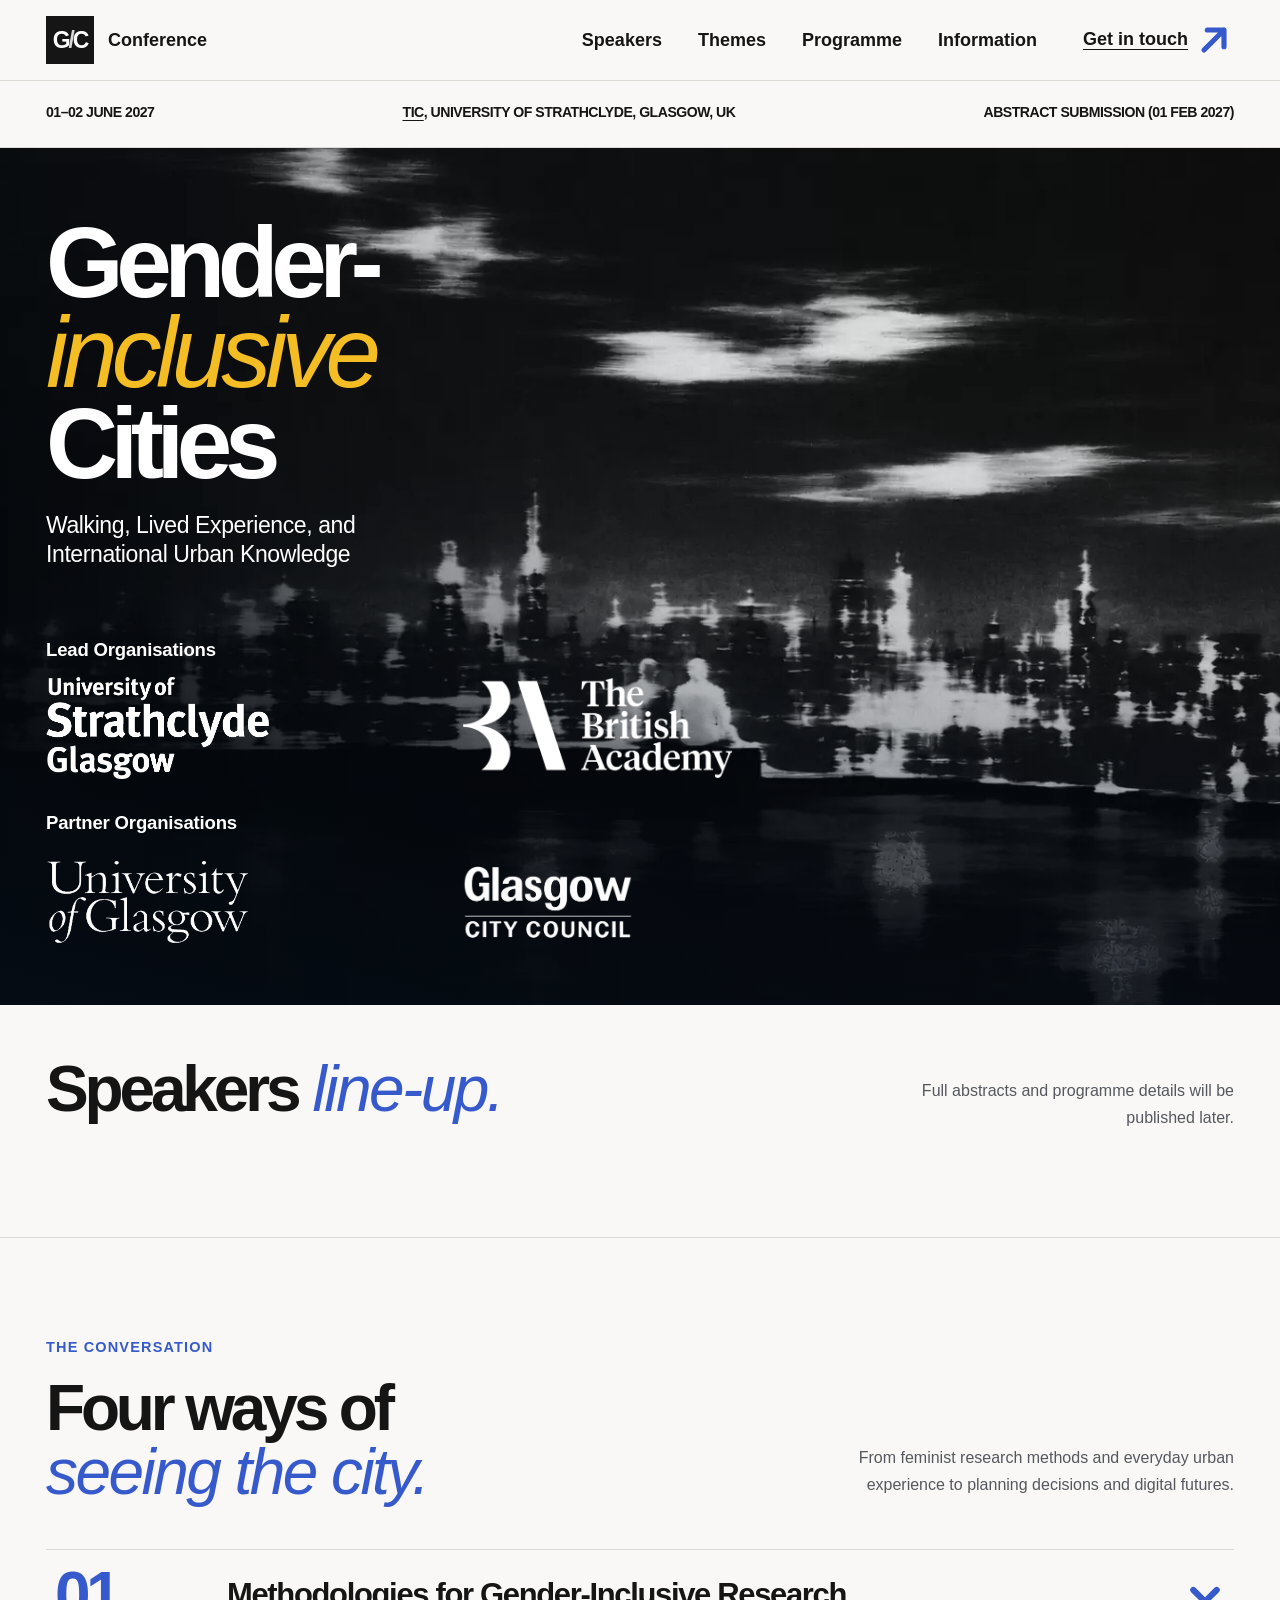
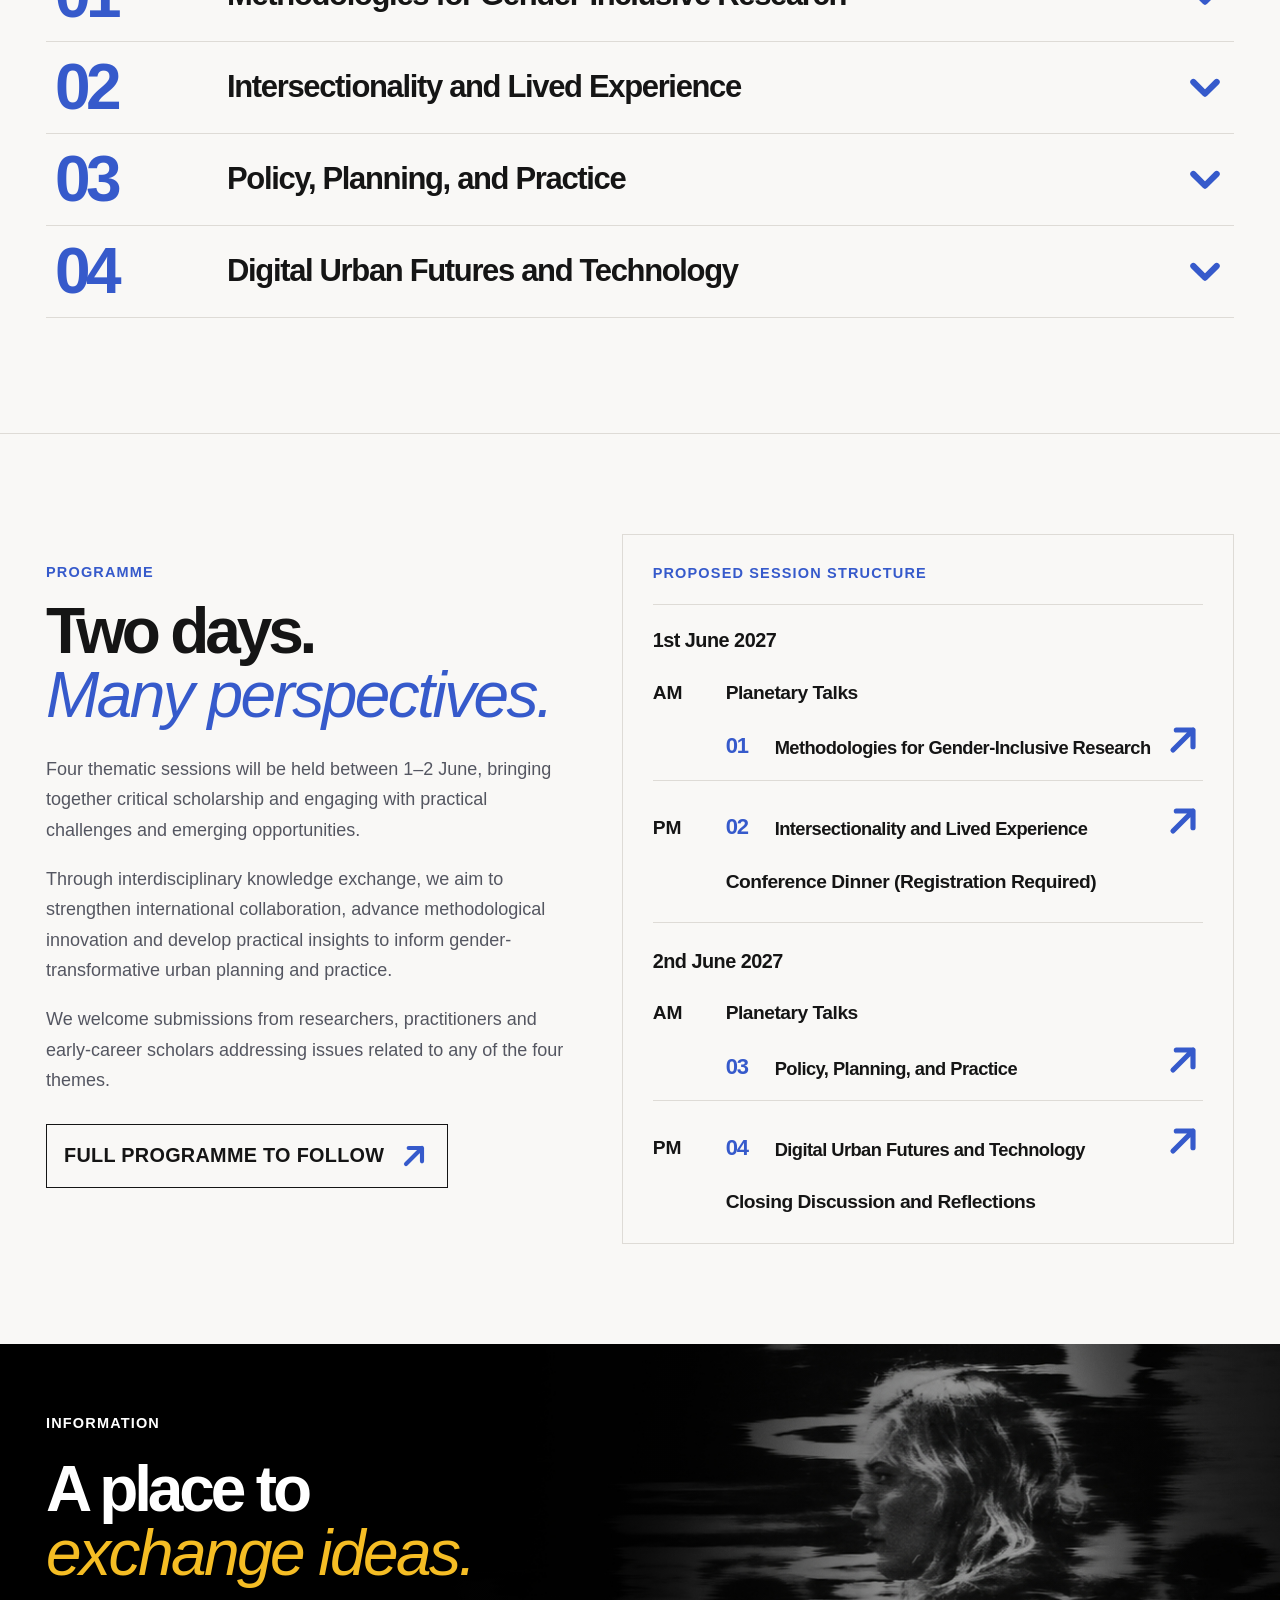
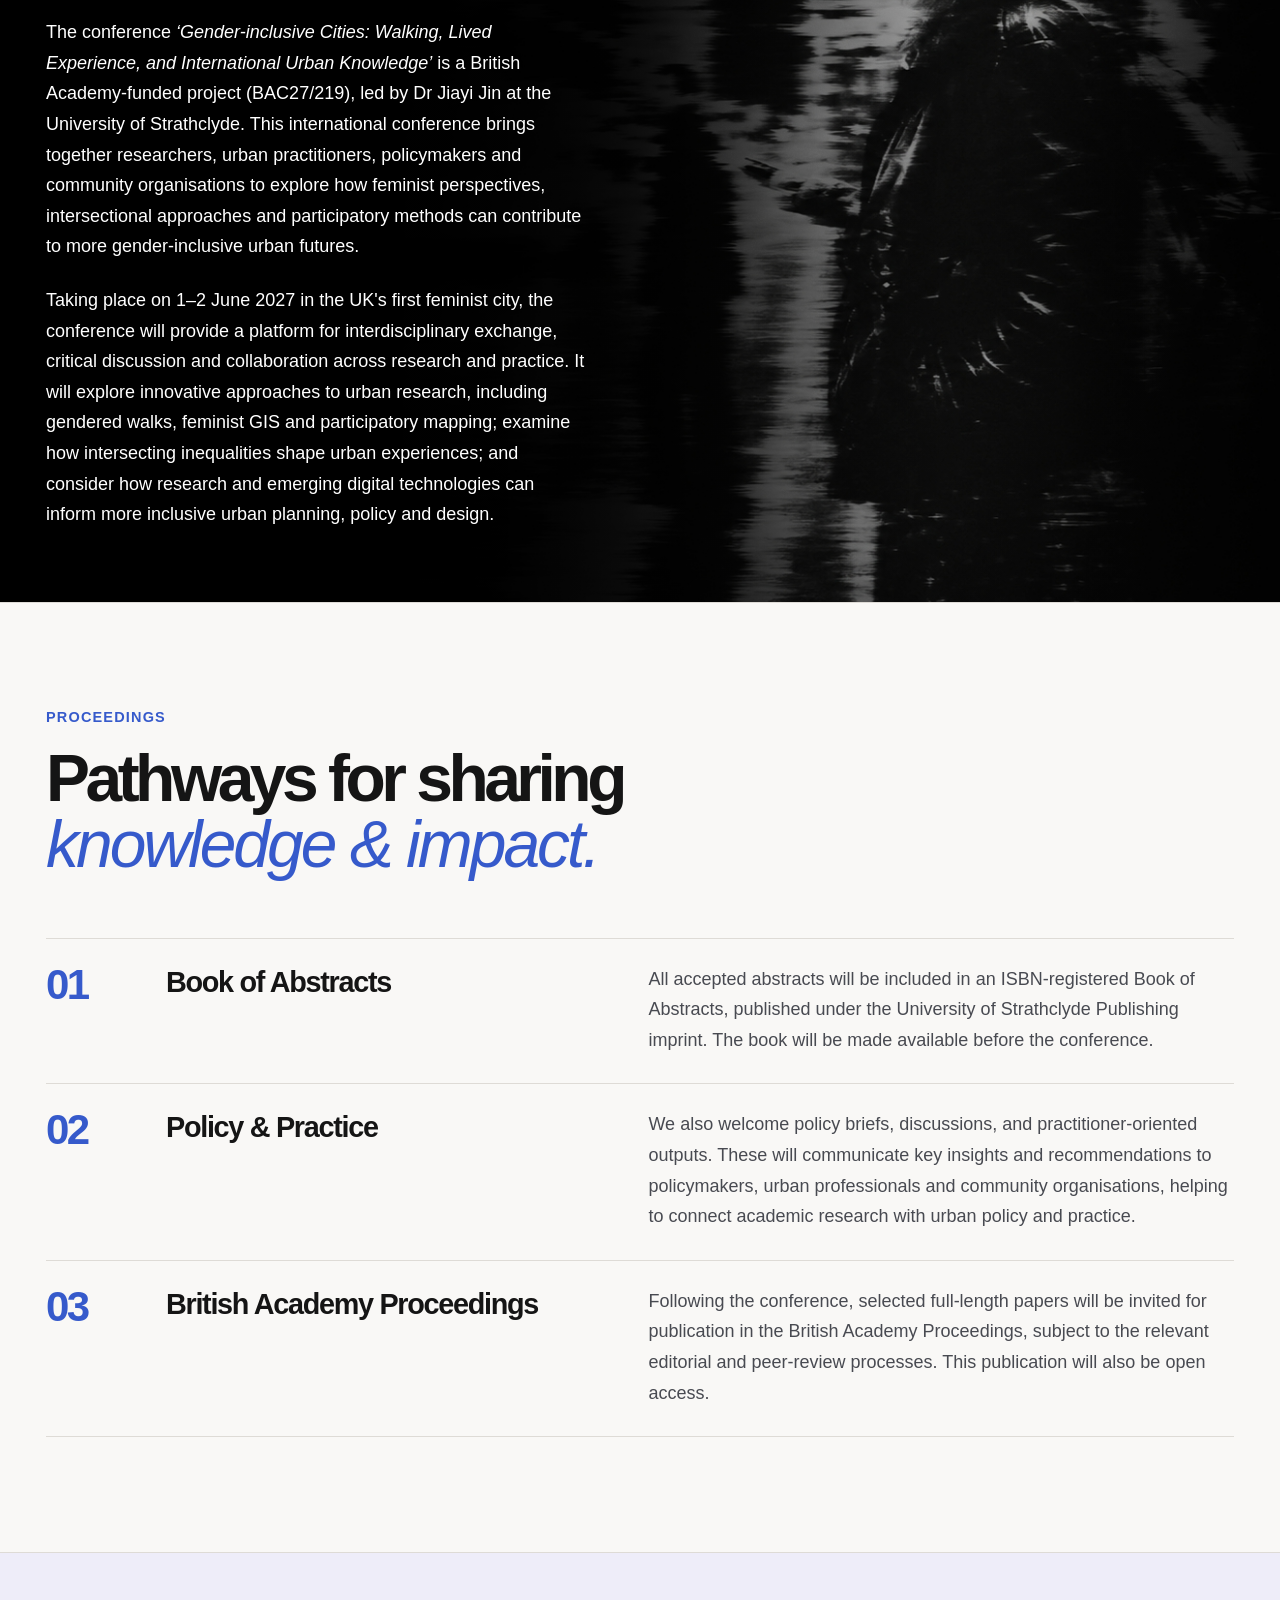
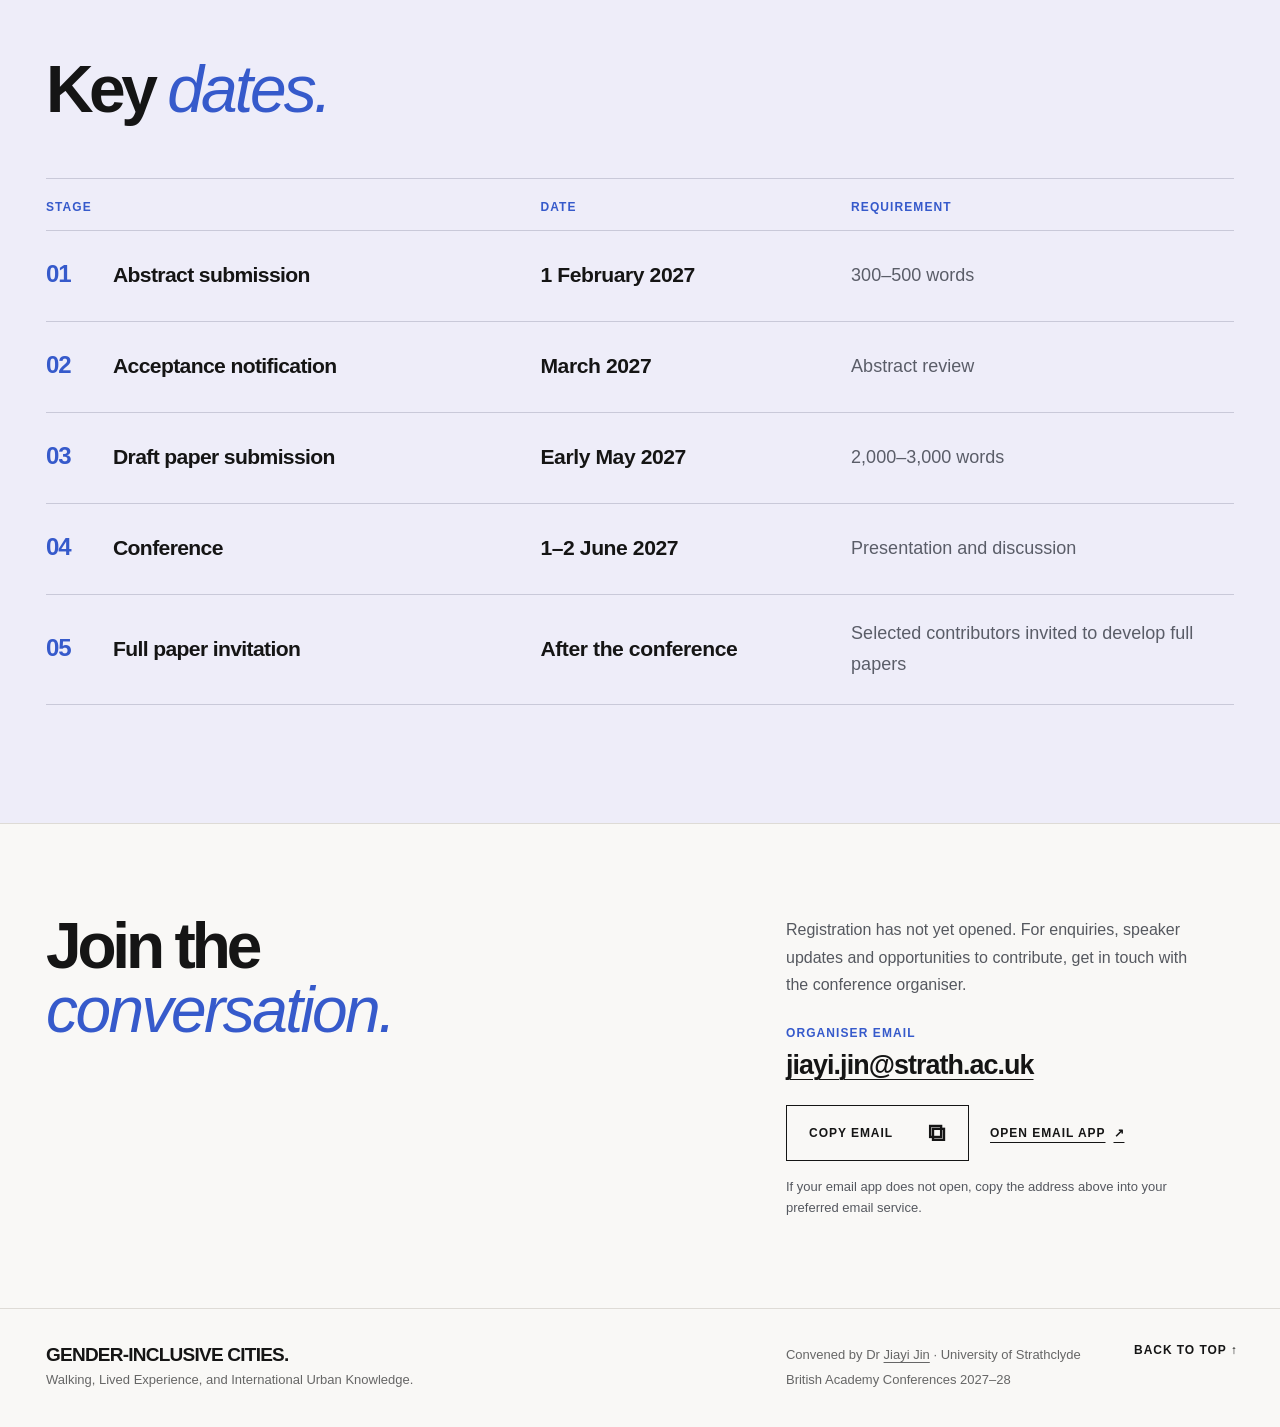
<file: index.html>
<!DOCTYPE html>

<html lang="en">
<head>
<meta property="og:image"
      content="https://www.gic2027conference.com/assets/GIC%20small%20logo.png">
<meta property="og:image:alt"
      content="Gender-inclusive Cities 2027 conference">
<meta charset="utf-8"/>
<meta content="width=device-width, initial-scale=1" name="viewport"/>
<meta content="#f7f5f1" name="theme-color"/>
<meta content="light" name="color-scheme"/>
<meta content="Gender-inclusive Cities — 01–02 June 2027 at Technology &amp; Innovation Centre, University of Strathclyde, Glasgow, UK. Walking, Lived Experience, and International Urban Knowledge." name="description"/>
<meta content="website" property="og:type"/>
<meta content="Gender-inclusive Cities — Glasgow, 01–02 June 2027" property="og:title"/>
<meta content="Walking, Lived Experience, and International Urban Knowledge. Abstract submission: 01 February 2027." property="og:description"/>
<title>Gender-inclusive Cities | 01–02 June 2027 · Glasgow</title>
<link href="assets/favicon.svg" rel="icon" type="image/svg+xml"/>
<link href="assets/style.css" rel="stylesheet"/>
</head>
<body>
<a class="skip-link" href="#main">Skip to content</a>
<header class="site-header" id="top"><div class="wrap nav-row">
<a aria-label="Gender-inclusive Cities home" class="brand" href="#top"><span class="brand-symbol">G<span>/</span>C</span><span class="brand-label">Conference</span></a>
<nav aria-label="Main navigation" class="nav-links"><a href="#speakers">Speakers</a><a href="#themes">Themes</a><a href="#programme">Programme</a><a href="#information">Information</a><a class="nav-contact" href="#contact"><span class="nav-contact-label">Get in touch</span><span aria-hidden="true" class="nav-contact-arrow"><svg aria-hidden="true" class="nav-contact-arrow-icon" focusable="false" height="40" viewBox="0 0 24 24" width="40"><path d="M6 18 18 6 M8 6 H18 V16" fill="none" stroke="currentColor" stroke-linecap="round" stroke-linejoin="round" stroke-width="3.1"></path></svg></span></a></nav>
</div></header>
<section aria-label="Conference essentials" class="facts-strip">
<div class="wrap facts-row">
<div class="fact-cell">01–02 JUNE 2027</div>
<div class="fact-cell fact-venue fact-venue-link"><a class="venue-main venue-tic-link" href="https://www.strath.ac.uk/conferencingandevents/" target="_blank" rel="noopener noreferrer" aria-label="TIC — venue details (opens in a new tab)">TIC</a><span class="venue-location"><span class="venue-comma">, </span>UNIVERSITY OF STRATHCLYDE, GLASGOW, UK</span></div>
<a class="fact-cell fact-submit-link" href="submit/" aria-label="Open abstract submission page, deadline 1 February 2027">ABSTRACT SUBMISSION <span class="fact-nowrap">(01 FEB 2027)</span></a>
</div>
</section>
<section aria-labelledby="hero-title" class="hero-photo">
<div aria-hidden="true" class="hero-photo-overlay"></div>
<div class="wrap hero-photo-layout">
<div class="hero-copy">
<h1 id="hero-title">Gender-<br/><em>inclusive</em><br/>Cities</h1>
<p>Walking, Lived Experience, and<br/>International Urban Knowledge</p>
</div>
<div aria-label="Lead and partner organisations" class="organisations">
<div class="organisation-group">
<h2 class="organisation-label">Lead Organisations</h2>
<div class="organisation-logos">
<div class="organisation-logo"><img alt="University of Strathclyde" height="118" loading="eager" src="assets/logo-strathclyde.png" width="274"/></div>
<div class="organisation-logo"><img alt="The British Academy" height="114" loading="eager" src="assets/logo-british-academy.png" width="327"/></div>
</div>
</div>
<div class="organisation-group">
<h2 class="organisation-label">Partner Organisations</h2>
<div class="organisation-logos">
<div class="organisation-logo"><img alt="University of Glasgow" height="115" loading="eager" src="assets/logo-glasgow-university.png" width="229"/></div>
<div class="organisation-logo"><img alt="Glasgow City Council" height="119" loading="eager" src="assets/logo-glasgow-city.png" width="242"/></div>
</div>
</div>
</div>
</div>
</section>
<main id="main">
<section class="speakers-section" id="speakers"><div class="wrap"><div class="section-intro"><div><h2>Speakers<em> line-up.</em></h2></div><p>Full abstracts and programme details will be published later.</p></div>
<section aria-labelledby="methods-title" class="speaker-group" data-deferred-speaker-content="" hidden="" id="methods">
<div class="group-head"><div class="group-no">01<span class="group-sash">↗</span></div>
<div><h3 id="methods-title">Methodologies for Gender-Inclusive Research</h3></div>
<div class="chair"><span>SESSION CHAIR</span><strong>Prof. Maria do Mar Pereira</strong></div></div>
<div class="speaker-grid"><article class="person-card" id="methods-1"><h4>Dr Victoria Clarke</h4><p class="person-role">Associate Professor in Qualitative and Critical Psychology</p><p class="person-institution">UWE Bristol</p></article><article class="person-card" id="methods-2"><h4>Dr Ellie Cosgrave</h4><p class="person-role">Director, Campaign for Inclusive Cities; Associate Professor</p><p class="person-institution">Publica / UCL Urban Lab</p></article><article class="person-card" id="methods-3"><h4>Jude Barber</h4><p class="person-role">Architect and Director</p><p class="person-institution">Collective Architecture</p></article><article class="person-card" id="methods-4"><h4>Prof. Lídia Puigvert</h4><p class="person-role">Professor of Sociology</p><p class="person-institution">University of Barcelona</p></article></div>
</section><section aria-labelledby="experience-title" class="speaker-group" data-deferred-speaker-content="" hidden="" id="experience">
<div class="group-head"><div class="group-no">02<span class="group-sash">↗</span></div>
<div><h3 id="experience-title">Intersectionality and Lived Experience</h3></div>
<div class="chair"><span>SESSION CHAIR</span><strong>Prof. Rowland Atkinson</strong></div></div>
<div class="speaker-grid"><article class="person-card" id="experience-1"><h4>Prof. Suzanne Hall</h4><p class="person-role">Professor of Sociology; Urban Ethnographer</p><p class="person-institution">London School of Economics (LSE)</p></article><article class="person-card" id="experience-2"><h4>Dr Sophie Legros</h4><p class="person-role">ESRC Postdoctoral Fellow, International Development</p><p class="person-institution">London School of Economics (LSE)</p></article><article class="person-card" id="experience-3"><h4>Dr Bethan Harries</h4><p class="person-role">Senior Lecturer, Geography, Politics and Sociology</p><p class="person-institution">Newcastle University</p></article><article class="person-card" id="experience-4"><h4>Dr Jiayi Jin</h4><p class="person-role">Senior Lecturer</p><p class="person-institution">University of Strathclyde</p></article></div>
</section><section aria-labelledby="policy-title" class="speaker-group" data-deferred-speaker-content="" hidden="" id="policy">
<div class="group-head"><div class="group-no">03<span class="group-sash">↗</span></div>
<div><h3 id="policy-title">Policy, Planning, and Practice</h3></div>
<div class="chair"><span>SESSION CHAIR</span><strong>Eva Kail — Urban Planner and Gender Expert</strong></div></div>
<div class="speaker-grid"><article class="person-card" id="policy-1"><h4>Dr Karen Horwood</h4><p class="person-role">Senior Lecturer in Planning</p><p class="person-institution muted-institution">Institution to be announced</p></article><article class="person-card" id="policy-2"><h4>Sara Ortiz Escalante</h4><p class="person-role">Urban Planner, Activist and Director</p><p class="person-institution">Col·lectiu Punt 6</p></article><article class="person-card" id="policy-3"><h4>Jenna Dutton</h4><p class="person-role">Urban Planner and Policy Advisor</p><p class="person-institution">Royal Town Planning Institute (RTPI)</p></article><article class="person-card" id="policy-4"><h4>Neba Sere</h4><p class="person-role">Architect, Spatial Practitioner and Co-Director</p><p class="person-institution">Black Females in Architecture</p></article></div>
</section><section aria-labelledby="digital-title" class="speaker-group" data-deferred-speaker-content="" hidden="" id="digital">
<div class="group-head"><div class="group-no">04<span class="group-sash">↗</span></div>
<div><h3 id="digital-title">Digital Urban Futures and Technology</h3></div>
<div class="chair"><span>SESSION CHAIR</span><strong>Prof. Katharine Willis</strong></div></div>
<div class="speaker-grid"><article class="person-card" id="digital-1"><h4>Dr Angelika Strohmayer</h4><p class="person-role">Associate Professor, Design Arts and Creative Industries</p><p class="person-institution">Northumbria University</p></article><article class="person-card" id="digital-2"><h4>Dr Lara (Larissa) Suzuki</h4><p class="person-role">Technical Director, Office of the CTO</p><p class="person-institution">Google</p><span class="person-status">Not yet confirmed</span></article><article class="person-card" id="digital-3"><h4>Dr Charlotte Gould</h4><p class="person-role">Associate Dean, School of Art and Media</p><p class="person-institution">University of Brighton</p></article><article class="person-card" id="digital-4"><h4>Margarita Osipova</h4><p class="person-role">PhD Researcher</p><p class="person-institution">Bauhaus University Weimar</p></article></div>
</section>
<p class="speaker-disclaimer" data-deferred-speaker-content="" hidden="">Speaker list based on the current conference proposal. Final participation, dates and venue will be confirmed before public launch.</p>
</div></section>
<section class="themes-section wrap" id="themes"><div class="section-kicker">THE CONVERSATION</div><div class="themes-header"><h2>Four ways of<br/><em>seeing the city.</em></h2><p>From feminist research methods and everyday urban experience to planning decisions and digital futures.</p></div><div class="theme-list"><details class="theme-accordion" id="theme-methods"><summary class="theme-summary"><span class="theme-number">01</span><h3>Methodologies for Gender-Inclusive Research</h3><svg aria-hidden="true" class="theme-chevron" focusable="false" height="24" viewbox="0 0 24 24" width="24"><path d="m5 9 7 7 7-7" fill="none" stroke="currentColor" stroke-linecap="round" stroke-linejoin="round" stroke-width="2"></path></svg></summary><div class="theme-panel"><div class="theme-panel-content"><p>This session examines how participatory and feminist methodologies can challenge dominant masculinist approaches to urban planning and foreground situated knowledge. It explores methods such as gendered walks, participatory mapping, feminist GIS and other mixed-method approaches to analyse and understand the experiences of women and marginalised communities in urban spaces.</p></div></div></details><details class="theme-accordion" id="theme-experience"><summary class="theme-summary"><span class="theme-number">02</span><h3>Intersectionality and Lived Experience</h3><svg aria-hidden="true" class="theme-chevron" focusable="false" height="24" viewbox="0 0 24 24" width="24"><path d="m5 9 7 7 7-7" fill="none" stroke="currentColor" stroke-linecap="round" stroke-linejoin="round" stroke-width="2"></path></svg></summary><div class="theme-panel"><div class="theme-panel-content"><p>Drawing on intersectional feminist perspectives, the session examines how overlapping forms of inequality shape experiences of urban spaces, infrastructures, mobilities, safety and environmental risk. It explores how gender intersects with other social identities and structures of power to produce differentiated experiences of inclusion, exclusion and access to urban resources. By highlighting the diverse experiences, needs and forms of agency of women and marginalised communities, the session challenges universal assumptions about urban life.</p></div></div></details><details class="theme-accordion" id="theme-policy"><summary class="theme-summary"><span class="theme-number">03</span><h3>Policy, Planning, and Practice</h3><svg aria-hidden="true" class="theme-chevron" focusable="false" height="24" viewbox="0 0 24 24" width="24"><path d="m5 9 7 7 7-7" fill="none" stroke="currentColor" stroke-linecap="round" stroke-linejoin="round" stroke-width="2"></path></svg></summary><div class="theme-panel"><div class="theme-panel-content"><p>This session focuses on translating gender-inclusive and intersectional research into urban policy, planning, and practice. It examines the challenges, opportunities, and tensions involved in embedding feminist approaches within formal planning institutions, governance frameworks, and urban design processes. Drawing on gender mainstreaming frameworks, governance models, and tactical urbanism, the session highlights how urban research can meaningfully inform policymaking, community-led interventions, and co-creative planning processes.</p></div></div></details><details class="theme-accordion" id="theme-digital"><summary class="theme-summary"><span class="theme-number">04</span><h3>Digital Urban Futures and Technology</h3><svg aria-hidden="true" class="theme-chevron" focusable="false" height="24" viewbox="0 0 24 24" width="24"><path d="m5 9 7 7 7-7" fill="none" stroke="currentColor" stroke-linecap="round" stroke-linejoin="round" stroke-width="2"></path></svg></summary><div class="theme-panel"><div class="theme-panel-content"><p>The final session explores how emerging technologies, including artificial intelligence, big urban data and smart governance, are shaping the future of gender-inclusive cities. It considers the opportunities these technologies offer for more equitable decision-making, urban management and citizen engagement, while critically examining challenges relating to ethics, privacy, accessibility and digital exclusion.</p></div></div></details></div></section>
<section class="programme-section" id="programme"><div class="wrap programme-inner"><div class="programme-lead"><div class="section-kicker">PROGRAMME</div><h2>Two days.<br/><em>Many perspectives.</em></h2>
<div class="programme-description">
<p>Four thematic sessions will be held between 1–2 June, bringing together critical scholarship and engaging with practical challenges and emerging opportunities.</p>
<p>Through interdisciplinary knowledge exchange, we aim to strengthen international collaboration, advance methodological innovation and develop practical insights to inform gender-transformative urban planning and practice.</p>
<p>We welcome submissions from researchers, practitioners and early-career scholars addressing issues related to any of the four themes.</p>
</div><div class="programme-status">FULL PROGRAMME TO FOLLOW <span aria-hidden="true"><svg class="programme-status-arrow-icon" aria-hidden="true" focusable="false" width="32" height="32" viewBox="0 0 24 24"><path d="M6 18 18 6 M8 6 H18 V16" fill="none" stroke="currentColor" stroke-linecap="round" stroke-linejoin="round" stroke-width="3.1"></path></svg></span></div></div><div aria-labelledby="schedule-heading" class="schedule-preview">
<h3 class="schedule-top" id="schedule-heading">PROPOSED SESSION STRUCTURE</h3>
<div aria-label="Programme for 1st June 2027" class="schedule-day">
<h4 class="schedule-date">1st June 2027</h4>
<div class="schedule-slot">
<span class="schedule-period">AM</span>
<div class="schedule-events">
<p class="schedule-standalone">Planetary Talks</p>
<a aria-label="View theme 01: Methodologies for Gender-Inclusive Research" class="session-link" href="#theme-methods">
<span class="session-num">01</span><span class="session-name">Methodologies for Gender-Inclusive Research</span><span aria-hidden="true" class="session-arrow"><svg aria-hidden="true" class="session-arrow-icon" focusable="false" height="40" viewBox="0 0 24 24" width="40"><path d="M6 18 18 6 M8 6 H18 V16" fill="none" stroke="currentColor" stroke-linecap="round" stroke-linejoin="round" stroke-width="3.1"></path></svg></span>
</a>
</div>
</div>
<div class="schedule-slot">
<span class="schedule-period">PM</span>
<div class="schedule-events">
<a aria-label="View theme 02: Intersectionality and Lived Experience" class="session-link" href="#theme-experience">
<span class="session-num">02</span><span class="session-name">Intersectionality and Lived Experience</span><span aria-hidden="true" class="session-arrow"><svg aria-hidden="true" class="session-arrow-icon" focusable="false" height="40" viewBox="0 0 24 24" width="40"><path d="M6 18 18 6 M8 6 H18 V16" fill="none" stroke="currentColor" stroke-linecap="round" stroke-linejoin="round" stroke-width="3.1"></path></svg></span>
</a>
<p class="schedule-standalone">Conference Dinner (Registration Required)</p>
</div>
</div>
</div>
<div aria-label="Programme for 2nd June 2027" class="schedule-day">
<h4 class="schedule-date">2nd June 2027</h4>
<div class="schedule-slot">
<span class="schedule-period">AM</span>
<div class="schedule-events">
<p class="schedule-standalone">Planetary Talks</p>
<a aria-label="View theme 03: Policy, Planning, and Practice" class="session-link" href="#theme-policy">
<span class="session-num">03</span><span class="session-name">Policy, Planning, and Practice</span><span aria-hidden="true" class="session-arrow"><svg aria-hidden="true" class="session-arrow-icon" focusable="false" height="40" viewBox="0 0 24 24" width="40"><path d="M6 18 18 6 M8 6 H18 V16" fill="none" stroke="currentColor" stroke-linecap="round" stroke-linejoin="round" stroke-width="3.1"></path></svg></span>
</a>
</div>
</div>
<div class="schedule-slot">
<span class="schedule-period">PM</span>
<div class="schedule-events">
<a aria-label="View theme 04: Digital Urban Futures and Technology" class="session-link" href="#theme-digital">
<span class="session-num">04</span><span class="session-name">Digital Urban Futures and Technology</span><span aria-hidden="true" class="session-arrow"><svg aria-hidden="true" class="session-arrow-icon" focusable="false" height="40" viewBox="0 0 24 24" width="40"><path d="M6 18 18 6 M8 6 H18 V16" fill="none" stroke="currentColor" stroke-linecap="round" stroke-linejoin="round" stroke-width="3.1"></path></svg></span>
</a>
<p class="schedule-standalone">Closing Discussion and Reflections</p>
</div>
</div>
</div>
</div></div></section>
<section class="information-section" id="information"><div class="wrap information-inner"><div class="section-kicker">INFORMATION</div><div class="information-grid"><div class="information-copy">
<h2>A place to<br/><em>exchange ideas.</em></h2>
<p>The conference <i>‘Gender-inclusive Cities: Walking, Lived Experience, and International Urban Knowledge’</i> is a British Academy-funded project (BAC27/219), led by Dr Jiayi Jin at the University of Strathclyde. This international conference brings together researchers, urban practitioners, policymakers and community organisations to explore how feminist perspectives, intersectional approaches and participatory methods can contribute to more gender-inclusive urban futures.</p>
<p>Taking place on 1–2 June 2027 in the UK's first feminist city, the conference will provide a platform for interdisciplinary exchange, critical discussion and collaboration across research and practice. It will explore innovative approaches to urban research, including gendered walks, feminist GIS and participatory mapping; examine how intersecting inequalities shape urban experiences; and consider how research and emerging digital technologies can inform more inclusive urban planning, policy and design.</p>
</div><div class="information-details"><div><span>DATE</span><strong>01–02 June 2027</strong><p>Two-day conference.</p></div><div><span>VENUE</span><strong>Technology &amp; Innovation Centre</strong><p>University of Strathclyde, Glasgow, UK.</p></div><div><span>SUBMISSIONS</span><strong>Abstract submission · 01 February 2027</strong><p>Further submission and registration details will be announced.</p></div><div><span>CONVENOR</span><strong>Dr Jiayi Jin</strong><p>University of Strathclyde.</p></div></div></div></div></section>

<section class="proceedings-section" id="proceedings" aria-labelledby="proceedings-heading">
<div class="wrap">
  <div class="section-kicker">PROCEEDINGS</div>
  <div class="proceedings-intro">
    <h2 id="proceedings-heading">Pathways for sharing<br/><em>knowledge &amp; impact.</em></h2>
  </div>
  <div class="proceedings-list">
    <article class="proceedings-item">
      <span class="proceedings-number" aria-hidden="true">01</span>
      <h3>Book of Abstracts</h3>
      <p>All accepted abstracts will be included in an ISBN-registered Book of Abstracts, published under the University of Strathclyde Publishing imprint. The book will be made available before the conference.</p>
    </article>
    <article class="proceedings-item">
      <span class="proceedings-number" aria-hidden="true">02</span>
      <h3>Policy &amp; Practice</h3>
      <p>We also welcome policy briefs, discussions, and practitioner-oriented outputs. These will communicate key insights and recommendations to policymakers, urban professionals and community organisations, helping to connect academic research with urban policy and practice.</p>
    </article>
    <article class="proceedings-item">
      <span class="proceedings-number" aria-hidden="true">03</span>
      <h3>British Academy Proceedings</h3>
      <p>Following the conference, selected full-length papers will be invited for publication in the British Academy Proceedings, subject to the relevant editorial and peer-review processes. This publication will also be open access.</p>
    </article>
  </div>
</div>
</section>
<section class="timeline-section" id="timeline" aria-labelledby="timeline-heading">
<div class="wrap">
  <div class="timeline-intro">
    <div>
      <h2 id="timeline-heading">Key <em>dates.</em></h2>
    </div>
  </div>
  <div class="timeline-table" role="table" aria-label="Conference timeline">
    <div class="timeline-table-head" role="row">
      <span role="columnheader">STAGE</span><span role="columnheader">DATE</span><span role="columnheader">REQUIREMENT</span>
    </div>
    <div class="timeline-row" role="row">
      <div class="timeline-stage" role="cell"><span class="timeline-index" aria-hidden="true">01</span><strong>Abstract submission</strong></div>
      <div class="timeline-when" role="cell">1 February 2027</div>
      <div class="timeline-requirement" role="cell">300–500 words</div>
    </div>
    <div class="timeline-row" role="row">
      <div class="timeline-stage" role="cell"><span class="timeline-index" aria-hidden="true">02</span><strong>Acceptance notification</strong></div>
      <div class="timeline-when" role="cell">March 2027</div>
      <div class="timeline-requirement" role="cell">Abstract review</div>
    </div>
    <div class="timeline-row" role="row">
      <div class="timeline-stage" role="cell"><span class="timeline-index" aria-hidden="true">03</span><strong>Draft paper submission</strong></div>
      <div class="timeline-when" role="cell">Early May 2027</div>
      <div class="timeline-requirement" role="cell">2,000–3,000 words</div>
    </div>
    <div class="timeline-row" role="row">
      <div class="timeline-stage" role="cell"><span class="timeline-index" aria-hidden="true">04</span><strong>Conference</strong></div>
      <div class="timeline-when" role="cell">1–2 June 2027</div>
      <div class="timeline-requirement" role="cell">Presentation and discussion</div>
    </div>
    <div class="timeline-row" role="row">
      <div class="timeline-stage" role="cell"><span class="timeline-index" aria-hidden="true">05</span><strong>Full paper invitation</strong></div>
      <div class="timeline-when" role="cell">After the conference</div>
      <div class="timeline-requirement" role="cell">Selected contributors invited to develop full papers</div>
    </div>
  </div>
</div>
</section>
<section class="contact-section" id="contact"><div class="wrap contact-inner"><div><h2>Join the<br/><em>conversation.</em></h2></div><div class="contact-right">
<p>Registration has not yet opened. For enquiries, speaker updates and opportunities to contribute, get in touch with the conference organiser.</p>
<div class="contact-email-block">
  <span class="contact-email-label">ORGANISER EMAIL</span>
  <a class="contact-email-address" href="mailto:jiayi.jin@strath.ac.uk?subject=Gender-inclusive%20Cities%20conference%20enquiry">jiayi.jin@strath.ac.uk</a>
</div>
<div class="contact-actions">
  <button class="contact-button contact-copy-button" type="button" hidden data-copy-email="jiayi.jin@strath.ac.uk" aria-describedby="contact-copy-status">COPY EMAIL <span aria-hidden="true">⧉</span></button>
  <a class="contact-email-app" href="mailto:jiayi.jin@strath.ac.uk?subject=Gender-inclusive%20Cities%20conference%20enquiry">OPEN EMAIL APP <span aria-hidden="true">↗</span></a>
</div>
<p class="contact-copy-status" id="contact-copy-status" role="status" aria-live="polite"></p>
<p class="contact-email-help">If your email app does not open, copy the address above into your preferred email service.</p>
</div></div></section>
</main>
<footer class="footer"><div class="wrap footer-inner"><div class="footer-conference"><strong>GENDER-INCLUSIVE CITIES<span>.</span></strong><p>Walking, Lived Experience, and International Urban Knowledge.</p></div><div class="footer-credits"><p>Convened by Dr <a class="convenor-link" href="https://www.strath.ac.uk/staff/drjiayijin/" target="_blank" rel="noopener noreferrer">Jiayi Jin</a> · University of Strathclyde</p><p>British Academy Conferences 2027–28</p></div><a href="#top">BACK TO TOP ↑</a></div></footer>
<script>
/* Progressive enhancement only: the contact address remains visible and
   selectable even with JavaScript, clipboard permissions or email handlers off. */
(function () {
  var copyButton = document.querySelector('[data-copy-email]');
  var status = document.getElementById('contact-copy-status');
  if (!copyButton || !status) return;
  copyButton.hidden = false; // Avoid a dead control when JavaScript is disabled.

  function legacyCopy(value) {
    var input = document.createElement('textarea');
    input.value = value;
    input.setAttribute('readonly', '');
    input.style.position = 'fixed';
    input.style.opacity = '0';
    document.body.appendChild(input);
    input.focus();
    input.select();
    var ok = false;
    try { ok = document.execCommand('copy'); } catch (e) { ok = false; }
    document.body.removeChild(input);
    return ok;
  }

  copyButton.addEventListener('click', async function () {
    var email = copyButton.getAttribute('data-copy-email');
    var copied = false;
    try {
      if (navigator.clipboard && navigator.clipboard.writeText) {
        await navigator.clipboard.writeText(email);
        copied = true;
      }
    } catch (e) { copied = false; }
    if (!copied) copied = legacyCopy(email);
    status.textContent = copied
      ? 'Email address copied. Paste it into your email service.'
      : 'Copy was blocked by your browser. Please select the email address above and copy it manually.';
  });
})();
</script>
</body>
</html>
</file>
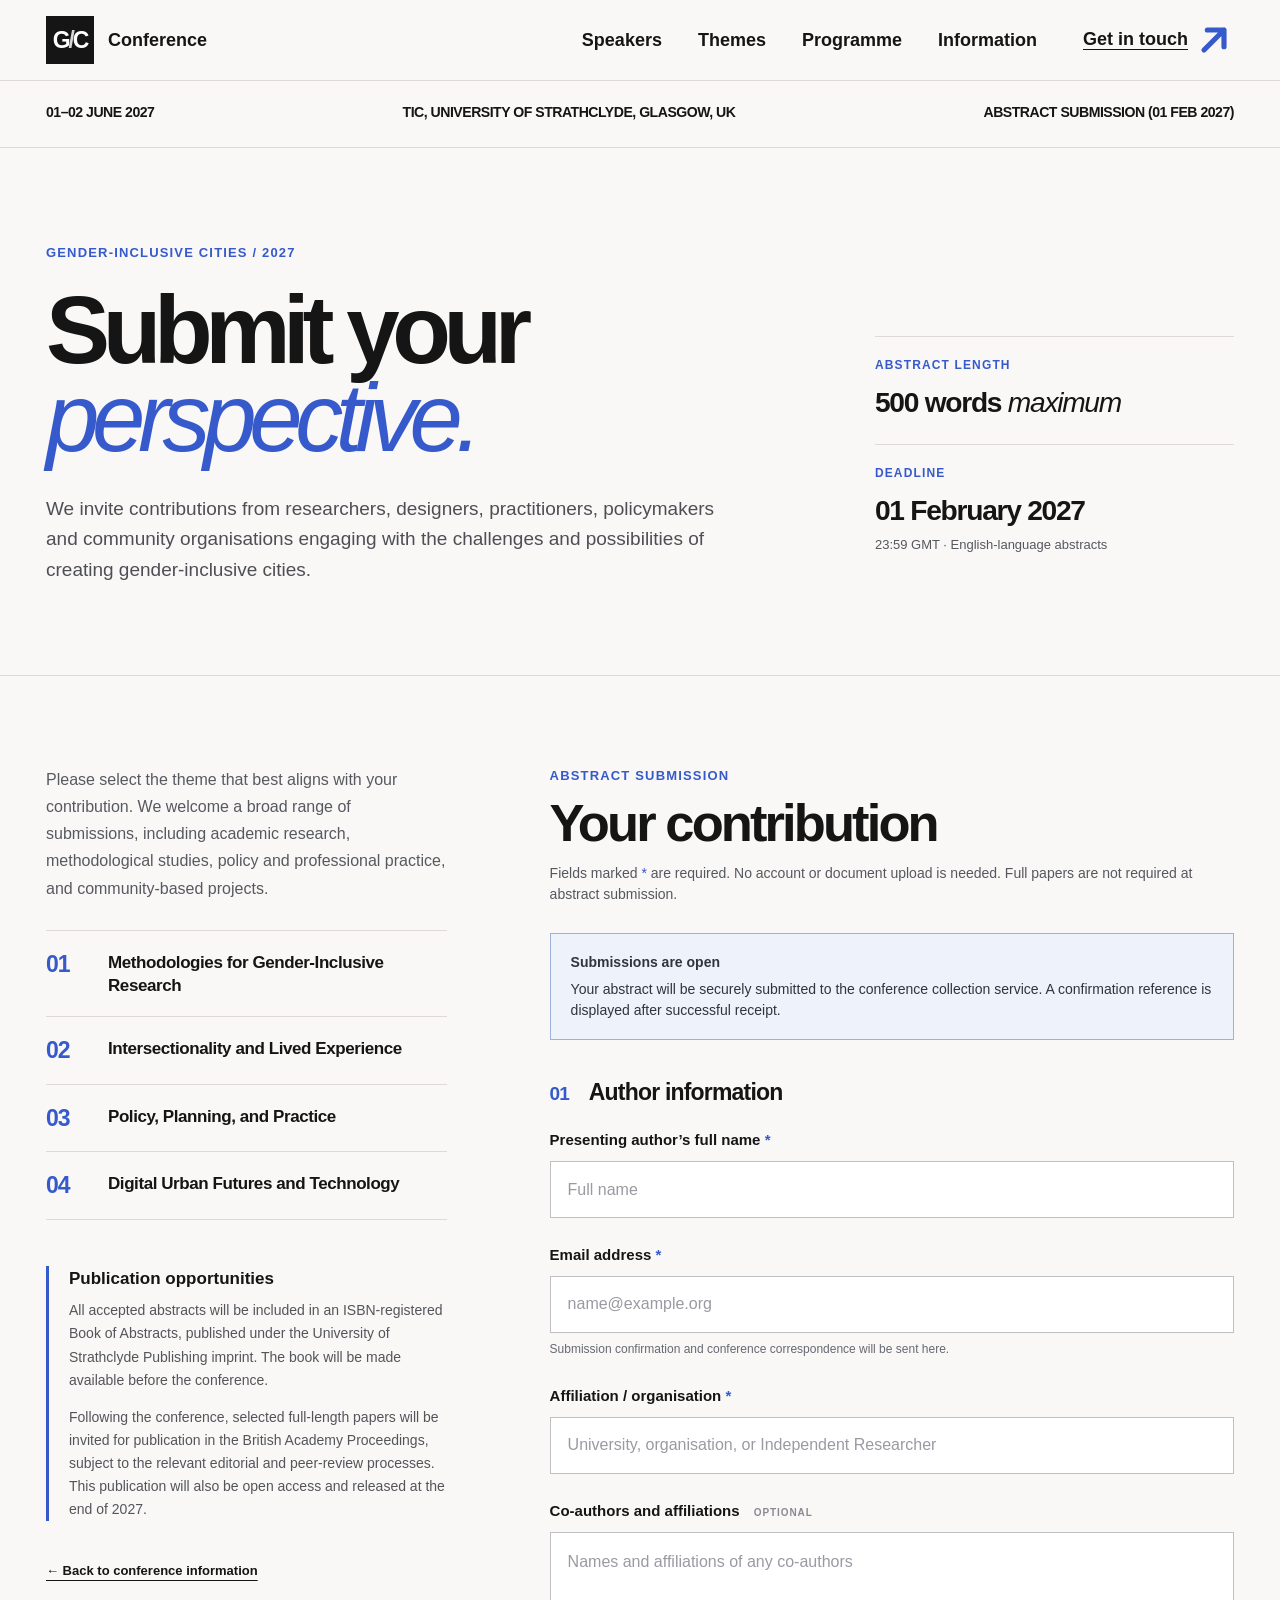
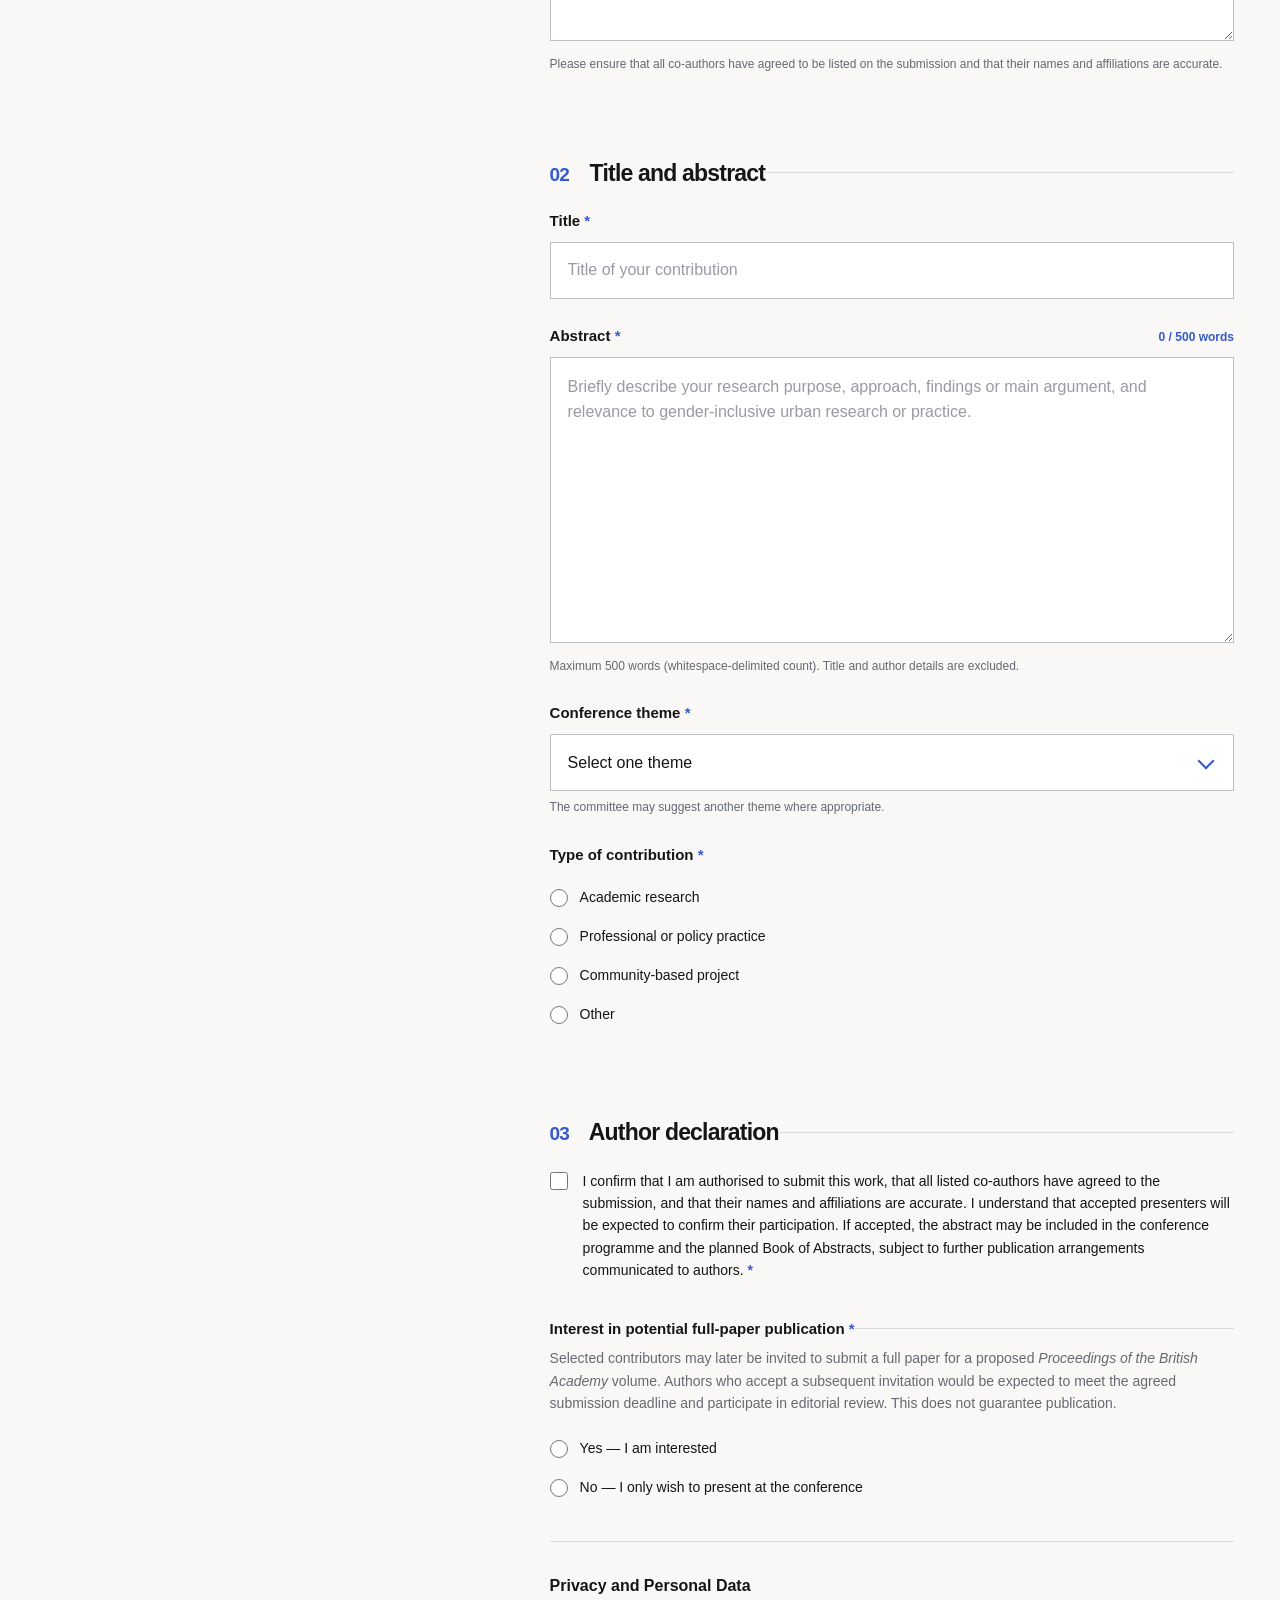
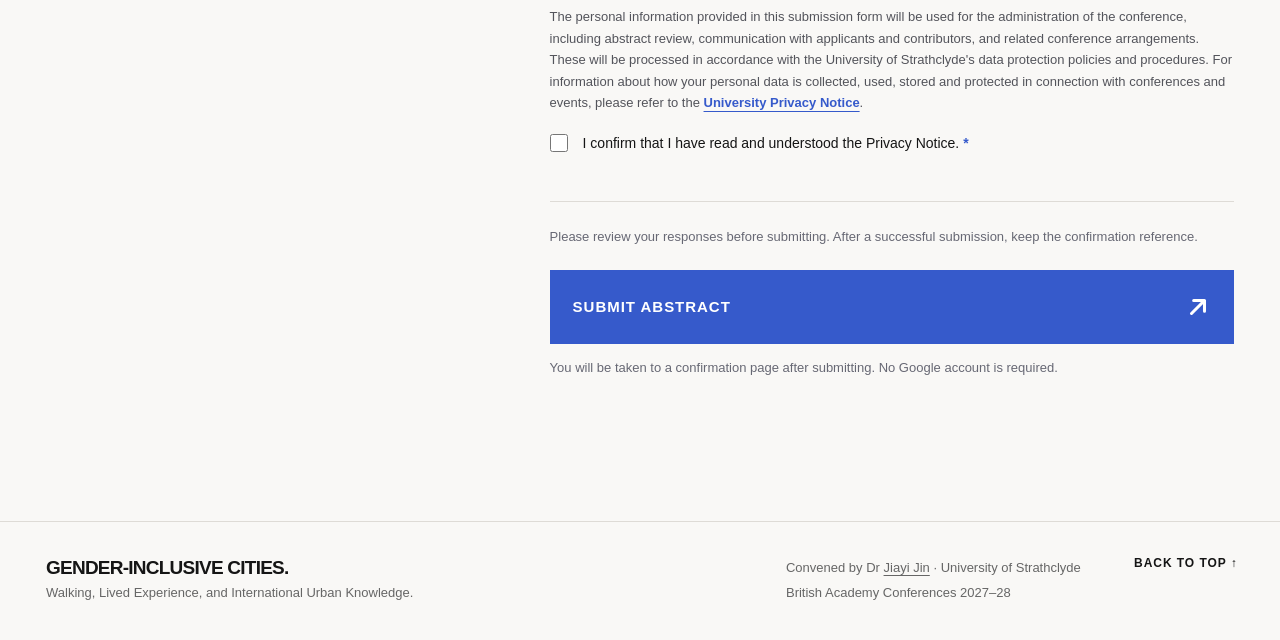
<file: submit/index.html>
<!DOCTYPE html>
<html lang="en">
<head>
<meta charset="utf-8">
<meta name="viewport" content="width=device-width, initial-scale=1">
<meta name="theme-color" content="#f9f8f6">
<meta name="description" content="Submit a 500-word abstract for Gender-inclusive Cities 2027 in Glasgow. Deadline: 1 February 2027, 23:59 GMT.">
<title>Abstract Submission | Gender-inclusive Cities 2027</title>
<link rel="icon" href="../assets/favicon.svg" type="image/svg+xml">
<link rel="stylesheet" href="../assets/style.css">
<link rel="stylesheet" href="style.css">
</head>
<body>
<a href="#main" class="skip-link">Skip to content</a>
<header class="site-header" id="top">
  <div class="wrap nav-row">
    <a class="brand" href="../" aria-label="Gender-inclusive Cities, return to homepage"><span class="brand-symbol">G<span>/</span>C</span><span class="brand-label">Conference</span></a>
    <nav class="nav-links" aria-label="Main navigation">
      <a href="../#speakers">Speakers</a>
      <a href="../#themes">Themes</a>
      <a href="../#programme">Programme</a>
      <a href="../#information">Information</a>
      <a class="nav-contact" href="../#contact"><span class="nav-contact-label">Get in touch</span><span aria-hidden="true" class="nav-contact-arrow"><svg class="nav-contact-arrow-icon" width="40" height="40" viewBox="0 0 24 24" focusable="false"><path d="M6 18 18 6 M8 6 H18 V16" fill="none" stroke="currentColor" stroke-width="3.1" stroke-linecap="round" stroke-linejoin="round"/></svg></span></a>
    </nav>
  </div>
</header>
<section class="facts-strip" aria-label="Conference essentials">
 <div class="wrap facts-row">
  <div class="fact-cell">01–02 JUNE 2027</div>
  <div class="fact-cell fact-venue">TIC, UNIVERSITY OF STRATHCLYDE, GLASGOW, UK</div>
  <div class="fact-cell">ABSTRACT SUBMISSION <span class="fact-nowrap">(01 FEB 2027)</span></div>
 </div>
</section>
<main id="main">
  <section class="submit-hero wrap" aria-labelledby="submission-title">
    <div>
      <p class="submit-kicker">GENDER-INCLUSIVE CITIES / 2027</p>
      <h1 id="submission-title">Submit your<br><em>perspective.</em></h1>
      <p class="submit-deck">We invite contributions from researchers, designers, practitioners, policymakers and community organisations engaging with the challenges and possibilities of creating gender-inclusive cities.</p>
    </div>
    <div class="submit-metrics" aria-label="Submission essentials">
      <div><span>ABSTRACT LENGTH</span><strong>500 words <em>maximum</em></strong></div>
      <div><span>DEADLINE</span><strong>01 February 2027</strong><small>23:59 GMT · English-language abstracts</small></div>
    </div>
  </section>
  <div class="submit-divider"></div>
  <section class="submission-layout wrap" aria-label="Submission form and guidelines">
   <aside class="submission-aside">
     <p class="submission-themes-intro">Please select the theme that best aligns with your contribution. We welcome a broad range of submissions, including academic research, methodological studies, policy and professional practice, and community-based projects.</p>
     <ol class="submission-themes" aria-label="The four conference themes">
       <li><span aria-hidden="true">01</span><strong>Methodologies for Gender-Inclusive Research</strong></li>
       <li><span aria-hidden="true">02</span><strong>Intersectionality and Lived Experience</strong></li>
       <li><span aria-hidden="true">03</span><strong>Policy, Planning, and Practice</strong></li>
       <li><span aria-hidden="true">04</span><strong>Digital Urban Futures and Technology</strong></li>
     </ol>
     <div class="publication-note">
       <h3>Publication opportunities</h3>
       <p>All accepted abstracts will be included in an ISBN-registered Book of Abstracts, published under the University of Strathclyde Publishing imprint. The book will be made available before the conference.</p>
       <p>Following the conference, selected full-length papers will be invited for publication in the British Academy Proceedings, subject to the relevant editorial and peer-review processes. This publication will also be open access and released at the end of 2027.</p>
     </div>
     <a class="back-to-home" href="../#information">← Back to conference information</a>
   </aside>
   <div class="form-column">
    <div class="form-intro">
      <p class="submit-kicker">ABSTRACT SUBMISSION</p>
      <h2>Your contribution</h2>
      <p>Fields marked <span aria-hidden="true" class="required-mark">*</span><span class="sr-only">required</span> are required. No account or document upload is needed. Full papers are not required at abstract submission.</p>
    </div>
    <div id="submission-availability" class="submission-notice" role="status" aria-live="polite">
      <strong>Submission form preview</strong>
      <span>Online submissions will be enabled after the secure collection service and privacy notice are configured.</span>
    </div>
    <form id="abstract-form" method="post" action="" accept-charset="UTF-8" autocomplete="on">
      <input type="hidden" name="request_uid" id="request_uid" value="">
      <div class="anti-spam" aria-hidden="true"><label for="homepage_field">Leave this field empty</label><input id="homepage_field" name="website_field" type="text" tabindex="-1" autocomplete="off"></div>
      <fieldset class="form-section">
        <legend><span>01</span> Author information</legend>
        <div class="form-row"><label for="presenter_name">Presenting author’s full name <span aria-hidden="true" class="required-mark">*</span></label><input id="presenter_name" name="presenter_name" autocomplete="name" maxlength="160" required placeholder="Full name"></div>
        <div class="form-row"><label for="presenter_email">Email address <span aria-hidden="true" class="required-mark">*</span></label><input id="presenter_email" type="email" name="presenter_email" autocomplete="email" maxlength="254" required placeholder="name@example.org"><p class="input-help">Submission confirmation and conference correspondence will be sent here.</p></div>
        <div class="form-row"><label for="affiliation">Affiliation / organisation <span aria-hidden="true" class="required-mark">*</span></label><input id="affiliation" name="affiliation" maxlength="220" required placeholder="University, organisation, or Independent Researcher"></div>
        <div class="form-row"><label for="coauthors">Co-authors and affiliations <span class="optional-tag">OPTIONAL</span></label><textarea id="coauthors" name="coauthors" rows="3" maxlength="2500" placeholder="Names and affiliations of any co-authors"></textarea><p class="input-help">Please ensure that all co-authors have agreed to be listed on the submission and that their names and affiliations are accurate.</p></div>
      </fieldset>
      <fieldset class="form-section">
        <legend><span>02</span> Title and abstract</legend>
        <div class="form-row"><label for="abstract_title">Title <span aria-hidden="true" class="required-mark">*</span></label><input id="abstract_title" name="abstract_title" maxlength="320" required placeholder="Title of your contribution"></div>
        <div class="form-row"><div class="label-row"><label for="abstract_text">Abstract <span aria-hidden="true" class="required-mark">*</span></label><span id="word-count" class="word-count" aria-live="polite">0 / 500 words</span></div><textarea id="abstract_text" name="abstract_text" rows="10" maxlength="18000" required placeholder="Briefly describe your research purpose, approach, findings or main argument, and relevance to gender-inclusive urban research or practice."></textarea><p class="input-help" id="word-feedback">Maximum 500 words (whitespace-delimited count). Title and author details are excluded.</p></div>
        <div class="form-row"><label for="conference_theme">Conference theme <span aria-hidden="true" class="required-mark">*</span></label><div class="select-wrap"><select id="conference_theme" name="conference_theme" required><option value="">Select one theme</option><option value="Methodologies for Gender-Inclusive Research">01 — Methodologies for Gender-Inclusive Research</option><option value="Intersectionality and Lived Experience">02 — Intersectionality and Lived Experience</option><option value="Policy, Planning, and Practice">03 — Policy, Planning, and Practice</option><option value="Digital Urban Futures and Technology">04 — Digital Urban Futures and Technology</option></select></div><p class="input-help">The committee may suggest another theme where appropriate.</p></div>
        <fieldset class="nested-choice"><legend>Type of contribution <span aria-hidden="true" class="required-mark">*</span></legend>
          <label class="choice"><input type="radio" name="contribution_type" value="Academic research" required><span>Academic research</span></label>
          <label class="choice"><input type="radio" name="contribution_type" value="Professional or policy practice"><span>Professional or policy practice</span></label>
          <label class="choice"><input type="radio" name="contribution_type" value="Community-based project"><span>Community-based project</span></label>
          <label class="choice"><input type="radio" name="contribution_type" value="Other"><span>Other</span></label>
        </fieldset>
      </fieldset>
      <fieldset class="form-section declaration-section">
        <legend><span>03</span> Author declaration</legend>
        <label class="checkbox-line"><input type="checkbox" name="author_declaration" value="yes" required><span>I confirm that I am authorised to submit this work, that all listed co-authors have agreed to the submission, and that their names and affiliations are accurate. I understand that accepted presenters will be expected to confirm their participation. If accepted, the abstract may be included in the conference programme and the planned Book of Abstracts, subject to further publication arrangements communicated to authors. <b aria-hidden="true" class="required-mark">*</b></span></label>
        <fieldset class="nested-choice paper-choice"><legend>Interest in potential full-paper publication <span aria-hidden="true" class="required-mark">*</span></legend>
          <p class="input-help paper-intro">Selected contributors may later be invited to submit a full paper for a proposed <em>Proceedings of the British Academy</em> volume. Authors who accept a subsequent invitation would be expected to meet the agreed submission deadline and participate in editorial review. This does not guarantee publication.</p>
          <label class="choice"><input type="radio" name="publication_interest" value="Yes" required><span>Yes — I am interested</span></label>
          <label class="choice"><input type="radio" name="publication_interest" value="No"><span>No — I only wish to present at the conference</span></label>
        </fieldset>
        <div class="privacy-block">
          <p class="privacy-heading">Privacy and Personal Data</p>
          <p>The personal information provided in this submission form will be used for the administration of the conference, including abstract review, communication with applicants and contributors, and related conference arrangements. These will be processed in accordance with the University of Strathclyde's data protection policies and procedures. For information about how your personal data is collected, used, stored and protected in connection with conferences and events, please refer to the <a id="privacy-notice-link" href="https://www.strath.ac.uk/media/ps/strategyandpolicy/University_Privacy_Notice_Conferences_and_Events.pdf" target="_blank" rel="noopener noreferrer">University Privacy Notice</a>.</p>
          <span id="privacy-notice-pending" hidden></span>
          <label class="checkbox-line"><input type="checkbox" id="privacy_acknowledged" name="privacy_acknowledged" value="yes" required><span>I confirm that I have read and understood the Privacy Notice. <b aria-hidden="true" class="required-mark">*</b></span></label>
        </div>
      </fieldset>
      <div class="submission-controls">
        <p class="submission-caution">Please review your responses before submitting. After a successful submission, keep the confirmation reference.</p>
        <button class="submit-button" id="send-button" type="submit" disabled>SUBMISSIONS NOT YET OPEN <svg width="26" height="26" viewBox="0 0 24 24" aria-hidden="true"><path d="M6 18 18 6 M8 6 H18 V16" fill="none" stroke="currentColor" stroke-width="2.8" stroke-linecap="round" stroke-linejoin="round"/></svg></button>
        <p id="submission-message" class="submission-message" aria-live="polite">The submission form is being prepared; no responses are being collected yet.</p>
      </div>
    </form>
   </div>
  </section>
</main>
<footer class="footer"><div class="wrap footer-inner"><div class="footer-conference"><strong>GENDER-INCLUSIVE CITIES<span>.</span></strong><p>Walking, Lived Experience, and International Urban Knowledge.</p></div><div class="footer-credits"><p>Convened by Dr <a class="convenor-link" href="https://www.strath.ac.uk/staff/drjiayijin/" target="_blank" rel="noopener noreferrer">Jiayi Jin</a> · University of Strathclyde</p><p>British Academy Conferences 2027–28</p></div><a href="#top">BACK TO TOP ↑</a></div></footer>
<script src="config.js"></script>
<script src="submit.js"></script>
</body>
</html>
</file>
<file: assets/style.css>
/* Gender-inclusive Cities / Editorial conference theme B
   Edit these CSS variables to change the entire colour palette. */
:root{--paper:#f7f5f1;--ink:#1c1d24;--blue:#3946d9;--blue-strong:#3340cf;--lavender:#e9e8fa;--lilac:#d4d5f3;--coral:#edaa86;--white:#fff;--muted:#676875;--line:#d9d7d0;--soft-line:#dce0eb}
*{box-sizing:border-box}html{scroll-behavior:smooth;scroll-padding-top:88px}body{margin:0;background:var(--paper);color:var(--ink);font-family:Helvetica, Arial, sans-serif;line-height:1.5;-webkit-font-smoothing:antialiased}a{color:inherit;text-decoration:none}button,a{outline-offset:4px}::selection{background:#bfc4fb;color:#171828}.wrap{width:min(1376px,calc(100% - 92px));margin-inline:auto}.skip-link{position:absolute;left:-9999px;top:0;z-index:100;background:#fff;padding:1rem}.skip-link:focus{left:8px}.topline{background:var(--ink);color:#fff}.topline-inner{display:flex;justify-content:space-between;gap:20px;min-height:30px;align-items:center;font-size:10px;letter-spacing:.16em;font-weight:700}.site-header{background:var(--paper);position:relative;z-index:10;border-bottom:1px solid var(--line)}.nav-row{display:flex;align-items:center;justify-content:space-between;gap:40px;min-height:84px}.brand{display:flex;align-items:center;gap:14px}.brand-symbol{background:var(--blue);color:#fff;width:52px;height:52px;display:flex;align-items:center;justify-content:center;white-space:nowrap;font-size:23px;font-weight:900;letter-spacing:-.09em}.brand-symbol span{color:var(--coral)}.brand-label{font-size:12px;font-weight:900;letter-spacing:.07em;line-height:1.17}.nav-links{display:flex;align-items:center;gap:36px;font-size:13px;font-weight:700}.nav-links>a:hover{text-decoration:underline;text-underline-offset:5px}.nav-links .nav-contact{background:var(--ink);color:#fff;padding:12px 17px}.nav-links .nav-contact:hover{background:var(--blue);text-decoration:none}.nav-contact span{margin-left:10px}
.key-facts{background:var(--blue);color:#fff}.fact-grid{display:grid;grid-template-columns:1fr 1.12fr .9fr;gap:0;position:relative;padding-top:21px;padding-bottom:27px}.fact{min-width:0;padding:0 28px 0 0}.fact+.fact{border-left:1px solid rgba(255,255,255,.3);padding-left:28px}.fact-label{display:block;color:#cbd0ff;font-size:10px;letter-spacing:.17em;font-weight:800;margin-bottom:8px}.fact-value{font-weight:800;letter-spacing:-.038em;font-size:clamp(18px,1.85vw,27px);line-height:1.15}.fact-star{color:var(--coral)}.fact-small{font-size:15px;letter-spacing:-.01em;font-weight:400;color:#e1e2ff;margin-left:7px}.fact-note{position:absolute;bottom:6px;left:0;font-size:10px;letter-spacing:.005em;color:#e0e2ff;margin:0}
.hero{padding-block:62px 70px;display:grid;grid-template-columns:1.08fr .92fr;gap:45px;min-height:592px}.hero-left{display:flex;flex-direction:column;min-width:0}.eyebrow,.section-kicker{font-size:11px;letter-spacing:.16em;font-weight:800}.eyebrow{display:flex;gap:9px;align-items:center}.dot{height:9px;width:9px;border-radius:100%;display:inline-block;background:var(--coral)}.eyebrow-separator{color:var(--blue);padding:0 4px}.hero h1{font-size:clamp(66px,7.35vw,119px);font-weight:800;letter-spacing:-.091em;line-height:.94;margin:29px 0 24px}.hero h1 em,.section-intro h2 em,.themes-header h2 em,.programme-lead h2 em,.information-section h2 em,.contact-inner h2 em{font-family:Helvetica, Arial, sans-serif;font-style:italic;font-weight:400;letter-spacing:-.04em}.hero h1 em{color:var(--blue)}.period{color:var(--coral)}.hero-sub{font-size:clamp(19px,2vw,27px);font-weight:600;line-height:1.24;letter-spacing:-.035em;margin:0}.hero-footer{display:flex;align-items:end;justify-content:space-between;gap:20px;margin-top:auto;padding-top:30px}.hero-footer p{max-width:330px;font-size:14px;color:var(--muted);line-height:1.62;margin:0}.round-link{flex:0 0 138px;width:138px;height:64px;border-top:1px solid var(--ink);border-bottom:1px solid var(--ink);display:flex;align-items:center;justify-content:space-between;gap:12px;font-size:10px;line-height:1.4;font-weight:900;letter-spacing:.045em}.round-link>span{font-size:27px;color:var(--blue);font-weight:400}.round-link:hover{color:var(--blue);border-color:var(--blue)}
.roll-panel{background:var(--blue);color:white;position:relative;padding:30px 31px 20px;overflow:hidden;isolation:isolate;min-height:500px;display:flex;flex-direction:column}.roll-panel:before{content:'';position:absolute;right:-60px;top:-95px;width:250px;height:250px;border:1px solid rgba(255,255,255,.2);border-radius:50%;z-index:-1}.roll-panel:after{content:'';position:absolute;right:-90px;top:-125px;width:310px;height:310px;border:1px solid rgba(255,255,255,.13);border-radius:50%;z-index:-1}.roll-top{display:flex;align-items:start;justify-content:space-between;gap:15px;margin-bottom:28px}.roll-label{font-size:10px;letter-spacing:.16em;color:#d4d7ff;font-weight:800}.roll-top h2{font-size:clamp(23px,2.15vw,34px);line-height:1.1;letter-spacing:-.045em;margin:12px 0 0;font-weight:700}.roll-top h2 span{color:var(--coral)}.roll-count{font-size:53px;line-height:1;font-weight:800;letter-spacing:-.06em;text-align:right}.roll-count span{display:block;font-size:9px;letter-spacing:.1em;color:#e3e4ff;font-weight:700;margin-top:8px}.roll-grid{display:grid;grid-template-columns:1fr 1fr;gap:0 23px;position:relative;z-index:2}.roll-name{display:flex;align-items:baseline;gap:8px;padding:7px 0;border-bottom:1px solid rgba(255,255,255,.28);font-size:clamp(11px,1.05vw,14px);font-weight:600;line-height:1.2}.roll-name:hover{color:#ffdbca}.roll-bullet{display:inline-block;flex:0 0 5px;width:5px;height:5px;border-radius:50%;background:var(--coral)}.roll-bottom{display:flex;justify-content:space-between;gap:15px;align-items:end;font-size:9px;font-weight:800;letter-spacing:.11em;margin-top:auto;padding-top:36px;position:relative;z-index:1}.roll-bottom a{white-space:nowrap;color:#fff;border-bottom:1px solid white;padding-bottom:4px}.roll-orbit{width:190px;position:absolute;bottom:-13px;left:-5px;opacity:.4;pointer-events:none}
.meta-band{background:var(--ink);color:#fff}.meta-items{min-height:70px;display:flex;align-items:center;justify-content:space-between;gap:22px;font-size:10px;letter-spacing:.14em;font-weight:800}.meta-items b{font-size:23px;letter-spacing:-.03em;margin-right:7px;color:var(--coral)}.meta-items i{font-family:Helvetica, Arial, sans-serif;font-size:17px;font-style:normal;color:var(--coral)}
.speakers-section{background:var(--lavender);padding:95px 0 100px}.section-kicker{color:var(--blue)}.section-intro{display:grid;grid-template-columns:1fr minmax(340px,.66fr);gap:70px;align-items:end;margin:15px 0 55px}.section-intro h2,.themes-header h2,.programme-lead h2,.information-section h2,.contact-inner h2{font-size:clamp(42px,5.3vw,77px);line-height:1;letter-spacing:-.065em;margin:0;font-weight:800}.section-intro h2 em,.themes-header h2 em,.programme-lead h2 em,.information-section h2 em,.contact-inner h2 em{color:var(--blue)}.section-intro p{font-size:15px;line-height:1.75;color:#565967;margin:0 0 6px}.speaker-group{border-top:1px solid #b8badc;padding:28px 0 48px;scroll-margin-top:40px}.group-head{display:grid;grid-template-columns:100px minmax(0,1fr) minmax(180px,260px);gap:16px;margin-bottom:24px;align-items:start}.group-no{font-size:67px;line-height:1;letter-spacing:-.08em;font-weight:900;color:var(--blue)}.group-sash{font-size:18px;vertical-align:top;letter-spacing:0;margin-left:8px;font-weight:400;color:#858cd4}.group-category{font-size:10px;font-weight:800;letter-spacing:.15em;color:var(--blue);margin-bottom:7px}.group-head h3{font-size:30px;line-height:1.1;letter-spacing:-.04em;max-width:580px;margin:0 0 8px}.group-desc{font-size:14px;color:#626475;max-width:650px;margin:0;line-height:1.5}.chair{border-left:2px solid var(--blue);padding-left:15px;margin-top:3px}.chair span{display:block;font-size:10px;font-weight:800;letter-spacing:.12em;color:var(--blue);margin-bottom:5px}.chair strong{display:block;font-size:14px;line-height:1.4}.speaker-grid{display:grid;grid-template-columns:repeat(4,minmax(0,1fr));gap:14px}.person-card{background:#fff;min-height:286px;border:1px solid rgba(38,40,95,.08);padding:19px 18px 17px;display:flex;flex-direction:column;transition:transform .2s ease,box-shadow .2s ease}.person-card:hover{transform:translateY(-3px);box-shadow:0 12px 24px rgba(22,31,74,.09)}.person-meta{display:flex;justify-content:space-between;gap:10px;color:#7c7e94;font-size:9px;letter-spacing:.06em;font-weight:800;min-height:14px}.person-index{color:var(--blue);letter-spacing:0}.person-card h4{font-size:clamp(21px,1.68vw,26px);letter-spacing:-.052em;line-height:1.06;margin:25px 0 13px;min-height:58px}.person-role{font-weight:700;font-size:12px;line-height:1.45;margin:0 0 4px}.person-institution{font-size:12px;line-height:1.4;color:#686b7b;margin:0}.muted-institution{font-style:italic}.person-bottom{margin-top:auto;padding-top:18px;border-top:1px solid #e4e4ef}.person-bottom p{font-size:11px;line-height:1.48;color:#656778;margin:0}.person-status{display:inline-block;background:#f9e6db;color:#914a2b;font-size:9px;line-height:1.3;font-weight:800;margin-top:8px;padding:4px 7px;text-transform:uppercase;letter-spacing:.03em}.speaker-disclaimer{font-size:11px;line-height:1.7;margin:0;color:#5a5d73}
.themes-section{padding-top:103px;padding-bottom:115px}.themes-header{display:grid;grid-template-columns:1.2fr .8fr;gap:45px;margin-top:20px;margin-bottom:55px;align-items:end}.themes-header p{max-width:350px;font-size:16px;line-height:1.65;color:var(--muted)}.theme-list{border-top:1px solid var(--ink)}.theme-item{position:relative;display:grid;grid-template-columns:210px 1fr 70px;align-items:center;border-bottom:1px solid #c8c7c0;gap:20px;padding:20px 12px;transition:background .2s ease}.theme-item:hover{background:#edeef7}.theme-item>span{font-size:11px;font-weight:800;letter-spacing:.12em;color:var(--blue)}.theme-item h3{font-size:clamp(24px,2.5vw,37px);font-weight:600;letter-spacing:-.05em;line-height:1.13;margin:0}.theme-arrow{font-size:28px;color:var(--blue);text-align:right}
.programme-section{background:#dcdef8;padding:90px 0}.programme-inner{display:grid;grid-template-columns:.92fr 1.08fr;gap:80px}.programme-lead h2{margin-top:17px}.programme-lead>p{font-size:15px;line-height:1.75;color:#575b70;max-width:460px;margin:28px 0}.programme-status{display:inline-flex;gap:25px;align-items:center;border:1px solid var(--blue);padding:13px 17px;font-weight:800;font-size:11px;letter-spacing:.09em;color:var(--blue)}.programme-status span{font-size:19px}.schedule-preview{background:var(--paper);padding:25px 27px}.schedule-top,.schedule-bottom{display:flex;justify-content:space-between;gap:16px;font-size:10px;font-weight:800;letter-spacing:.12em;color:var(--blue);padding:0 0 20px}.schedule-row{border-top:1px solid var(--line);display:grid;grid-template-columns:45px 1fr 20px;align-items:center;gap:10px;padding:22px 0}.schedule-row>span{font-size:20px;font-weight:800;color:var(--blue)}.schedule-row strong{font-size:17px;letter-spacing:-.03em;line-height:1.3}.schedule-row a{font-size:20px;color:var(--blue)}.schedule-bottom{border-top:1px solid var(--line);padding-top:18px;padding-bottom:0;color:var(--muted);font-weight:500;letter-spacing:0}
.information-section{padding-top:110px;padding-bottom:122px}.information-grid{display:grid;grid-template-columns:1fr 1fr;gap:100px;margin-top:18px}.information-grid>div:first-child p{color:var(--muted);font-size:16px;line-height:1.75;max-width:460px;margin-top:27px}.information-details>div{padding:18px 0 20px;border-bottom:1px solid var(--line);display:grid;grid-template-columns:135px 1fr;column-gap:10px;row-gap:5px}.information-details>div:first-child{border-top:1px solid var(--line)}.information-details span{font-size:11px;font-weight:800;color:var(--blue);letter-spacing:.09em;grid-row:1 / span 2;padding-top:3px}.information-details strong{font-size:17px;letter-spacing:-.03em}.information-details p{margin:0;color:var(--muted);font-size:13px;line-height:1.5}
.contact-section{background:var(--blue);color:white}.contact-inner{padding:85px 0 100px;display:grid;grid-template-columns:1fr .7fr;gap:100px;align-items:center}.contact-inner .section-kicker{color:#ced0ff;display:block;margin-bottom:24px}.contact-inner h2 em{color:var(--coral)}.contact-right p{font-size:16px;line-height:1.7;max-width:420px;margin:0 0 26px}.contact-button{background:white;color:var(--ink);display:inline-flex;justify-content:space-between;gap:60px;align-items:center;padding:15px 22px;font-size:11px;letter-spacing:.08em;font-weight:800}.contact-button>span{font-size:24px;color:var(--blue);line-height:1}.contact-button:hover{background:#eaeafd}.footer{background:var(--ink);color:white}.footer-inner{min-height:170px;padding:35px 0;display:grid;grid-template-columns:1.1fr 1fr 100px;gap:30px;align-items:start}.footer-inner strong{font-size:19px;letter-spacing:-.04em}.footer-inner strong span{color:var(--coral)}.footer p{margin:9px 0 0;font-size:12px;line-height:1.7;color:#c7c8d2}.footer .fineprint{font-size:10px;color:#8f91a1}.footer-inner>a{font-size:11px;letter-spacing:.08em;font-weight:800;text-align:right;white-space:nowrap}
@media(max-width:1160px){.wrap{width:min(100% - 56px,1376px)}.nav-links{gap:23px}.hero{gap:24px}.roll-panel{padding:24px 22px}.roll-name{font-size:12px}.group-head{grid-template-columns:70px 1fr 220px}.group-no{font-size:52px}.person-card{padding:15px 14px}.person-card h4{font-size:21px}.information-grid{gap:55px}}
@media(max-width:930px){.wrap{width:calc(100% - 44px)}.nav-row{min-height:75px}.nav-links{gap:17px;font-size:12px}.nav-links .nav-contact{padding:10px 12px}.hero{grid-template-columns:1fr;min-height:auto;padding-block:54px 62px}.hero h1{font-size:clamp(72px,12vw,110px);margin-bottom:22px}.hero-footer{margin-top:22px}.hero-left{min-height:420px}.roll-panel{min-height:480px;padding:29px 30px}.roll-name{font-size:14px}.roll-top h2{font-size:31px}.meta-items{flex-wrap:wrap;padding-block:18px}.speaker-grid{grid-template-columns:repeat(2,1fr)}.person-card{min-height:240px;padding:18px}.person-card h4{font-size:25px;min-height:auto}.programme-inner{gap:35px}.group-head{grid-template-columns:65px 1fr 210px}.theme-item{grid-template-columns:130px 1fr 30px}.contact-inner{gap:40px}}
@media(max-width:670px){.topline-inner{min-height:26px;font-size:8px;letter-spacing:.09em}.topline-inner span:last-child{display:none}.wrap{width:calc(100% - 34px)}.nav-row{min-height:70px;gap:10px;align-items:center}.brand-symbol{width:42px;height:42px;font-size:19px}.brand-label{font-size:9px}.nav-links{gap:10px;font-size:11px}.nav-links a:not(:last-child){display:none}.nav-links .nav-contact{font-size:10px;padding:10px 11px}.nav-contact span{margin-left:1px}.fact-grid{grid-template-columns:1fr;gap:13px;padding-top:20px;padding-bottom:37px}.fact{padding:0!important;border:0!important;display:grid;grid-template-columns:98px 1fr;align-items:baseline;gap:8px}.fact-label{font-size:9px;letter-spacing:.07em;margin:0}.fact-value{font-size:19px}.fact-small{font-size:13px;display:block;margin:3px 0 0}.fact-note{font-size:9px;bottom:9px}.hero{padding-top:40px;padding-bottom:40px;gap:36px}.hero-left{min-height:auto}.eyebrow{font-size:9px}.hero h1{font-size:clamp(58px,13.3vw,91px);letter-spacing:-.09em;line-height:.93;margin:22px 0 25px}.hero-sub{font-size:20px}.hero-footer{margin-top:25px;align-items:end;gap:10px}.hero-footer p{font-size:12px;max-width:220px}.round-link{flex-basis:110px;width:110px;height:54px;font-size:9px}.roll-panel{min-height:0;padding:25px 19px 24px}.roll-top{margin-bottom:18px}.roll-top h2{font-size:27px}.roll-count{font-size:45px}.roll-grid{gap:0 11px}.roll-name{font-size:11px;min-height:34px;padding:8px 0}.roll-bottom{padding-top:25px;font-size:8px}.roll-bottom>span{max-width:120px}.meta-items{display:grid;grid-template-columns:1fr 1fr;gap:15px;padding-block:18px;min-height:0;font-size:9px}.meta-items b{font-size:18px}.speakers-section{padding:69px 0 72px}.section-intro{grid-template-columns:1fr;gap:15px;margin:14px 0 32px}.section-intro h2,.themes-header h2,.programme-lead h2,.information-section h2,.contact-inner h2{font-size:clamp(44px,10vw,66px)}.section-intro p{font-size:13px}.group-head{grid-template-columns:1fr 1fr;gap:8px;margin-bottom:18px}.group-no{grid-column:1/-1;font-size:38px}.group-category{font-size:9px}.group-head h3{font-size:24px}.group-desc{font-size:12px}.chair{max-width:220px;margin-top:15px}.chair strong{font-size:12px}.speaker-grid{grid-template-columns:1fr 1fr;gap:9px}.person-card{min-height:266px;padding:14px 12px}.person-meta{font-size:8px}.person-card h4{font-size:21px;margin-top:17px}.person-role{font-size:11px}.person-institution,.person-bottom p{font-size:10px}.person-bottom{padding-top:12px}.speaker-group{padding-bottom:33px}.themes-section{padding:73px 0}.themes-header{grid-template-columns:1fr;gap:12px;margin-bottom:27px}.themes-header p{font-size:14px}.theme-item{grid-template-columns:1fr 32px;gap:5px;padding:19px 0}.theme-item>span{grid-column:1/-1}.theme-item h3{font-size:25px}.theme-arrow{font-size:22px}.programme-section{padding:70px 0}.programme-inner{grid-template-columns:1fr;gap:35px}.programme-lead>p{font-size:14px}.schedule-preview{padding:21px}.schedule-row strong{font-size:14px}.information-section{padding:75px 0}.information-grid{grid-template-columns:1fr;gap:30px}.information-grid>div:first-child p{font-size:14px}.information-details>div{grid-template-columns:90px 1fr}.information-details span{font-size:9px}.information-details strong{font-size:15px}.information-details p{font-size:12px}.contact-inner{padding:65px 0 80px;grid-template-columns:1fr;gap:20px}.contact-right p{font-size:14px}.footer-inner{grid-template-columns:1fr;min-height:auto;gap:13px}.footer-inner>a{text-align:left}}
@media(max-width:380px){.roll-name{font-size:10px}.roll-bullet{flex-basis:4px;width:4px;height:4px}.person-card{min-height:302px;padding:11px 9px}.person-card h4{font-size:19px}.person-meta{font-size:7px}.hero h1{font-size:56px}.fact-value{font-size:17px}}
@media(prefers-reduced-motion:reduce){html{scroll-behavior:auto}.person-card,.theme-item{transition:none}}


/* Refined version based on client feedback */
:root{--paper:#faf9f6;--ink:#161616;--blue:#3558d4;--blue-strong:#2d49b0;--lavender:#faf9f6;--lilac:#f2f1ec;--coral:#d88b67;--white:#fff;--muted:#55585f;--line:#d9d5cd;--soft-line:#e4e1d9}
.topline{background:var(--paper);color:var(--ink);border-bottom:1px solid var(--line)}
.topline-inner{font-size:12px;letter-spacing:.12em;font-weight:700;min-height:34px}
.brand-symbol{background:var(--ink);color:#fff}
.brand-symbol span{color:#d7d7d7}
.nav-links{font-size:14px}
.nav-links .nav-contact{background:transparent;color:var(--ink);padding:0;border-bottom:1px solid var(--ink)}
.nav-links .nav-contact:hover{background:transparent;color:var(--blue)}
.key-facts{background:var(--paper);color:var(--ink);border-bottom:1px solid var(--line)}
.fact-grid{padding-top:24px;padding-bottom:24px}
.fact+.fact{border-left:1px solid var(--line)}
.fact-label{color:#666;font-size:12px;letter-spacing:.08em;margin-bottom:10px}
.fact-value{font-size:clamp(23px,2vw,30px);font-weight:700;letter-spacing:-.03em}
.fact-small,.fact-note{color:#666}
.fact-small{font-size:17px}
.fact-note{position:static;grid-column:1/-1;font-size:13px;padding-top:10px}
.hero{padding-block:72px 80px;gap:60px;min-height:auto}
.eyebrow,.section-kicker,.roll-label,.group-category,.chair span,.theme-item>span,.programme-status,.schedule-top,.information-details span,.footer-inner>a,.nav-links .nav-contact,.topline-inner{font-size:12px;letter-spacing:.08em}
.hero h1 em,.section-intro h2 em,.themes-header h2 em,.programme-lead h2 em,.information-section h2 em,.contact-inner h2 em{font-family:Helvetica, Arial, sans-serif;font-style:italic;color:var(--blue)}
.hero-sub{font-size:clamp(22px,2.1vw,30px);font-weight:500}
.hero-footer p{font-size:16px;line-height:1.7;max-width:360px}
.round-link{font-size:12px;font-weight:700;width:160px;flex-basis:160px}
.roll-panel{background:var(--white);color:var(--ink);border:1px solid var(--line);min-height:auto;padding:28px 30px 24px}
.roll-panel:before,.roll-panel:after,.roll-orbit{display:none}
.roll-label{color:#666}
.roll-top{margin-bottom:20px}
.roll-top h2{font-size:clamp(28px,2.4vw,38px);font-weight:700}
.roll-top h2 span{color:var(--ink)}
.roll-count{font-size:58px;color:var(--blue)}
.roll-count span{color:#666;font-size:12px}
.roll-grid{gap:0 26px}
.roll-name{border-bottom:1px solid var(--line);font-size:15px;font-weight:500;padding:9px 0}
.roll-name:hover{color:var(--blue)}
.roll-bullet{background:var(--ink)}
.roll-bottom{font-size:12px;padding-top:24px}
.roll-bottom a{color:var(--ink);border-color:var(--ink)}
.speakers-section,.themes-section,.programme-section,.information-section,.contact-section,.footer{background:var(--paper);color:var(--ink)}
.section-intro{margin-bottom:42px;gap:40px}
.section-intro p,.themes-header p,.programme-lead>p,.information-grid>div:first-child p,.contact-right p,.speaker-disclaimer{font-size:16px;line-height:1.7;color:var(--muted)}
.section-intro h2,.themes-header h2,.programme-lead h2,.information-section h2,.contact-inner h2{font-size:clamp(44px,5vw,74px)}
.group-head{grid-template-columns:60px 1fr 210px;gap:18px;margin-bottom:18px}
.group-no{font-size:42px;font-weight:700}
.group-sash{display:none}
.group-head h3{font-size:32px;font-weight:700;max-width:700px}
.group-desc{font-size:15px;max-width:700px}
.chair{border-left:1px solid var(--ink);padding-left:12px}
.chair strong{font-size:15px;font-weight:600}
.speaker-grid{grid-template-columns:repeat(4,minmax(0,1fr));gap:12px}
.person-card{background:transparent;border:1px solid var(--line);min-height:170px;padding:18px 16px 16px;justify-content:flex-start}
.person-card:hover{transform:none;box-shadow:none;border-color:#bdb8ae}
.person-card h4{font-size:24px;line-height:1.08;margin:0 0 18px;min-height:0;font-weight:700}
.person-role{font-size:14px;line-height:1.5;margin:0 0 6px;font-weight:500;color:var(--ink)}
.person-institution{font-size:14px;line-height:1.45;color:#666;margin:0}
.person-status{background:transparent;color:#8d5a2f;border:1px solid #d8c0ab;font-size:12px;padding:5px 8px;margin-top:16px;display:inline-block}
.speaker-disclaimer{margin-top:18px}
.themes-header{margin-bottom:38px}
.theme-list{border-top:1px solid var(--line)}
.theme-item{grid-template-columns:160px 1fr 44px;border-bottom:1px solid var(--line);padding:22px 0;background:transparent}
.theme-item:hover{background:transparent;color:var(--blue)}
.theme-item h3{font-size:clamp(28px,2.6vw,40px);font-weight:600}
.programme-section{padding:100px 0;border-top:1px solid var(--line)}
.programme-status{border-color:var(--ink);color:var(--ink);font-size:12px;padding:14px 16px}
.schedule-preview{background:transparent;border:1px solid var(--line);padding:26px}
.schedule-row,.schedule-bottom{border-color:var(--line)}
.schedule-row strong{font-size:18px;font-weight:600}
.information-section{padding-top:100px;padding-bottom:100px;border-top:1px solid var(--line)}
.information-details>div:first-child,.information-details>div{border-color:var(--line)}
.information-details span{font-size:12px}
.information-details strong{font-size:18px;font-weight:600}
.contact-section{border-top:1px solid var(--line)}
.contact-inner{padding:90px 0 90px}
.contact-inner .section-kicker{color:var(--blue)}
.contact-button{background:transparent;border:1px solid var(--ink);color:var(--ink);font-size:12px}
.contact-button:hover{background:transparent;color:var(--blue);border-color:var(--blue)}
.contact-button>span{color:var(--ink)}
.footer{border-top:1px solid var(--line)}
.footer p,.footer .fineprint{color:#666;font-size:13px}
.footer-inner{min-height:auto;padding:32px 0 36px}
.footer-inner strong span{color:var(--ink)}
.footer-inner>a{text-align:right;color:var(--ink)}

@media(max-width:930px){
  .hero{gap:38px}
  .speaker-grid{grid-template-columns:repeat(2,minmax(0,1fr))}
  .group-head{grid-template-columns:50px 1fr}
  .chair{grid-column:2/3;max-width:320px}
}
@media(max-width:670px){
  .topline-inner,.eyebrow,.section-kicker,.roll-label,.group-category,.chair span,.theme-item>span,.programme-status,.schedule-top,.information-details span{font-size:11px}
  .nav-links .nav-contact{font-size:11px}
  .key-facts{border-top:1px solid var(--line)}
  .fact-grid{gap:16px;padding-bottom:20px}
  .fact{display:block !important}
  .fact-label{margin-bottom:4px;font-size:11px}
  .fact-value{font-size:22px}
  .fact-small{font-size:15px}
  .fact-note{font-size:12px;padding-top:4px}
  .hero{padding-top:46px;padding-bottom:46px}
  .hero h1{font-size:clamp(60px,14vw,90px)}
  .hero-sub{font-size:23px}
  .hero-footer p,.section-intro p,.themes-header p,.programme-lead>p,.information-grid>div:first-child p,.contact-right p,.speaker-disclaimer{font-size:15px}
  .roll-panel{padding:20px 18px}
  .roll-top h2{font-size:28px}
  .roll-name{font-size:14px;min-height:38px}
  .roll-bottom{font-size:11px}
  .section-intro h2,.themes-header h2,.programme-lead h2,.information-section h2,.contact-inner h2{font-size:clamp(42px,10vw,60px)}
  .group-head h3{font-size:26px}
  .speaker-grid{grid-template-columns:1fr;gap:10px}
  .person-card{min-height:0;padding:16px 14px}
  .person-card h4{font-size:22px;margin-bottom:12px}
  .person-role,.person-institution{font-size:14px}
  .theme-item{grid-template-columns:1fr 28px}
  .theme-item h3{font-size:28px}
  .programme-section,.information-section{padding:74px 0}
  .contact-inner{padding:70px 0}
}


/* v4 mock-up: restrained typography, three clear facts and cinematic photo */
:root { --paper:#f9f8f6; --ink:#151515; --blue:#365acb; --gold:#e5b928; --line:#dedbd6; }
html { scroll-padding-top:72px; }
body,button,a,input { font-family:Helvetica, Arial, sans-serif; }
.site-header { background:var(--paper); }
.nav-row { min-height:80px; }
.nav-links {gap:42px; font-size:17px; font-weight:700;}
.nav-links .nav-contact {border-bottom:1px solid var(--ink);padding:4px 0;}
.brand-symbol {width:48px;height:48px;font-size:23px;background:#151515;}
.brand-label {font-size:14px;letter-spacing:.045em;}
.facts-strip{background:var(--paper);border-bottom:1px solid var(--line);}
.facts-row{display:grid;grid-template-columns:1fr 1fr 1.15fr;padding-top:26px;padding-bottom:28px;}
.fact-cell{font-size:clamp(19px,1.85vw,27px);font-weight:750;letter-spacing:-.035em;line-height:1.25;padding:0 25px;white-space:nowrap;}
.fact-cell:first-child{padding-left:0}
.fact-cell+.fact-cell{border-left:1px solid var(--line)}
.fact-cell:last-child{padding-right:0;text-align:right}
.fact-nowrap{white-space:nowrap}
.hero-photo{min-height:690px;background:#27303d url('skyline-upscaled.webp') center center/cover no-repeat;position:relative;color:#f6f6f6;isolation:isolate;}
.hero-photo-overlay{position:absolute;inset:0;background:linear-gradient(90deg,rgba(10,17,23,.18),transparent 58%),linear-gradient(0deg,rgba(3,12,17,.48) 0%,transparent 27%);z-index:-1}
.hero-photo-layout{min-height:690px;display:flex;flex-direction:column;justify-content:space-between;padding-top:73px;padding-bottom:38px;}
.hero-copy h1{font-size:clamp(84px,7.4vw,118px);line-height:.92;letter-spacing:-.085em;margin:0;font-weight:800;max-width:680px}
.hero-copy h1 em{font-family:Helvetica,Arial,sans-serif;font-weight:400;font-style:italic;letter-spacing:-.063em;color:var(--gold)}
.hero-copy>p{font-size:clamp(22px,1.9vw,30px);font-weight:400;line-height:1.2;margin:23px 0 0;letter-spacing:-.02em;max-width:680px}
.partner-logos{display:grid;grid-template-columns:repeat(4,1fr);align-items:center;justify-items:center;gap:44px;margin-top:54px}
.partner-logos img{display:block;max-width:100%;height:auto;max-height:105px;object-fit:contain;}
.partner-logos img:first-child{justify-self:start}
.partner-logos img:last-child{justify-self:end}
.speakers-section{padding-top:65px;}
.section-intro{grid-template-columns:1fr auto;gap:60px;align-items:start;margin-top:10px;margin-bottom:38px}
.section-intro h2{font-size:clamp(58px,5.6vw,84px)}
.section-intro p{max-width:370px;text-align:right;padding-top:20px;}
.section-intro h2 em{color:var(--blue)}
.speaker-group{scroll-margin-top:100px}
@media(max-width:1150px){
  .nav-links{gap:20px;font-size:15px}
  .facts-row{grid-template-columns:1fr 1fr 1.35fr}
  .fact-cell{font-size:20px;padding-inline:18px}
  .hero-photo,.hero-photo-layout{min-height:630px}
  .hero-copy h1{font-size:clamp(72px,8vw,100px)}
  .partner-logos{gap:20px}
}
@media(max-width:790px){
  .nav-links{gap:16px}
  .facts-row{grid-template-columns:1fr 1fr;gap:12px 0;padding-block:20px}
  .fact-cell{font-size:19px}
  .fact-cell:nth-child(2){text-align:right;padding-right:0}
  .fact-cell:nth-child(3){grid-column:1/-1;border-left:0;border-top:1px solid var(--line);padding:14px 0 0;text-align:left}
  .hero-photo,.hero-photo-layout{min-height:640px}
  .hero-photo-layout{padding-top:68px;padding-bottom:35px}
  .hero-copy h1{font-size:clamp(65px,11.5vw,92px)}
  .hero-copy>p{font-size:22px}
  .partner-logos{grid-template-columns:repeat(2,1fr);gap:30px 42px;justify-items:start}
  .partner-logos img{max-height:74px}
  .partner-logos img:last-child{justify-self:start}
}
@media(max-width:600px){
  .wrap{width:calc(100% - 36px)}
  .nav-row{min-height:72px}
  .brand-symbol{width:44px;height:44px}
  .brand-label{font-size:11px}
  .nav-links a:not(:last-child){display:none}
  .nav-links .nav-contact{font-size:13px}
  .facts-row{display:grid;grid-template-columns:1fr;gap:0;padding-top:18px;padding-bottom:17px}
  .fact-cell,.fact-cell:nth-child(2),.fact-cell:nth-child(3){font-size:19px;text-align:left;grid-column:1/-1;padding:11px 0;border-left:0;border-top:0}
  .fact-cell:not(:first-child){border-top:1px solid var(--line)}
  .hero-photo,.hero-photo-layout{min-height:700px}
  .hero-photo{background-position:51% center}
  .hero-photo-layout{padding-top:55px;padding-bottom:28px}
  .hero-copy h1{font-size:clamp(59px,13.5vw,83px)}
  .hero-copy>p{font-size:20px;line-height:1.3}
  .partner-logos{grid-template-columns:1fr 1fr;gap:23px 22px;margin-top:44px;align-items:center}
  .partner-logos img{max-height:66px;max-width:100%}
  .speakers-section{padding-top:48px}
  .section-intro{grid-template-columns:1fr;gap:4px;margin-bottom:30px}
  .section-intro p{text-align:left;padding-top:0;font-size:15px}
  .section-intro h2{font-size:clamp(43px,9vw,66px)}
}


/* v5 — user-approved hero composition (15 Nov 2026).
   The skyline is a clean image; headline, subtitles and institutional logos
   are separate, accessible HTML elements and remain sharp at any screen size. */
.facts-row{border:0}
.fact-cell + .fact-cell{border-left:0}
.hero-photo{
  min-height:820px;
  background-image:url('skyline-ai-clean.webp');
  background-color:#182538;
  background-position:center center;
  background-size:cover;
  background-repeat:no-repeat;
  color:#fff;
}
.hero-photo-overlay{
  background:linear-gradient(90deg,rgba(9,20,32,.25) 0%,rgba(9,20,32,.07) 58%,transparent 100%),
             linear-gradient(0deg,rgba(8,17,29,.52) 0%,rgba(8,17,29,.10) 47%,transparent 73%);
}
.hero-photo-layout{
  min-height:820px;
  padding-top:70px;
  padding-bottom:52px;
  justify-content:space-between;
  gap:70px;
}
.hero-copy h1{
  max-width:730px;
  font-family:Helvetica,Arial,sans-serif;
  font-size:clamp(78px,7.8vw,121px);
  font-weight:800;
  line-height:.91;
  letter-spacing:-.075em;
  margin:0;
}
.hero-copy h1 em{
  color:#f5bd24;
  font-family:inherit;
  font-weight:400;
  font-style:italic;
  letter-spacing:-.06em;
}
.hero-copy > p{
  margin:21px 0 0;
  padding:0;
  border:0;
  font-size:clamp(22px,1.8vw,29px);
  font-weight:400;
  letter-spacing:-.018em;
  line-height:1.24;
  color:#fff;
}
.organisations{width:min(790px,100%);display:flex;flex-direction:column;gap:32px}
.organisation-group{margin:0;padding:0;border:0}
.organisation-label{
  margin:0 0 16px;
  padding:0;
  border:0;
  color:#fff;
  font-family:Helvetica,Arial,sans-serif;
  font-size:clamp(18px,1.45vw,22px);
  font-weight:700;
  letter-spacing:-.01em;
  line-height:1.25;
}
.organisation-logos{
  display:grid;
  grid-template-columns:minmax(0,1fr) minmax(0,1fr);
  column-gap:42px;
  align-items:center;
  justify-items:start;
}
.organisation-logo{width:100%;height:102px;display:flex;align-items:center;justify-content:flex-start}
.organisation-logo img{display:block;width:auto;height:auto;max-width:100%;max-height:102px;object-fit:contain}
/* No horizontal/vertical dividing lines, plaques, or colored labels inside the hero. */
@media(max-width:1150px){
  .hero-photo,.hero-photo-layout{min-height:800px}
  .hero-copy h1{font-size:clamp(70px,8.1vw,106px)}
  .organisations{width:min(730px,100%)}
}
@media(max-width:790px){
  .hero-photo,.hero-photo-layout{min-height:790px}
  .hero-photo-layout{padding-top:55px;padding-bottom:40px;gap:55px}
  .hero-photo{background-position:53% center}
  .hero-copy h1{font-size:clamp(64px,10vw,92px)}
  .organisation-label{font-size:19px}
  .organisation-logos{column-gap:22px}
  .organisation-logo{height:86px}
  .organisation-logo img{max-height:86px}
  .organisations{gap:28px}
}
@media(max-width:600px){
  .hero-photo,.hero-photo-layout{min-height:820px}
  .hero-photo-layout{padding-top:45px;padding-bottom:34px;gap:46px}
  .hero-photo{background-position:54% center}
  .hero-copy h1{font-size:clamp(58px,13.2vw,79px);letter-spacing:-.078em}
  .hero-copy > p{font-size:clamp(18px,4.4vw,22px);line-height:1.3;margin-top:19px}
  .organisations{gap:28px;width:100%}
  .organisation-label{font-size:17px;margin-bottom:14px}
  .organisation-logos{grid-template-columns:minmax(0,1fr) minmax(0,1fr);gap:17px}
  .organisation-logo{height:72px}
  .organisation-logo img{max-height:71px;max-width:100%}
}
@media(max-width:360px){
  .hero-photo,.hero-photo-layout{min-height:800px}
  .hero-copy h1{font-size:54px}
  .hero-copy > p{font-size:17px}
  .organisation-label{font-size:16px}
}


/* v6: Keep the Speakers headline and announcement, but defer the full line-up.
   Removing `hidden` from the speaker groups restores their original content. */
.speaker-group[hidden], .speaker-disclaimer[hidden] { display:none !important; }
.speakers-section { padding-top:52px; padding-bottom:3px; background:var(--paper); }
.speakers-section .section-intro { margin:0; }
.speakers-section .section-intro h2 { margin:0; }
.themes-section { padding-top:29px; }
.themes-section .themes-header { margin-top:16px; }
.theme-item { scroll-margin-top:100px; }
@media (max-width:670px) {
  .speakers-section { padding-top:36px; padding-bottom:0; }
  .themes-section { padding-top:24px; }
}


/* v7 — plain, accessible, native HTML disclosure for four conference themes. */
.speakers-section { padding-bottom:0; }
.speakers-section > .wrap {
  border-bottom:1px solid var(--line);
  padding-bottom:72px;
}
.themes-section { padding-top:38px; }
.themes-section > .section-kicker {
  font-size:14.5px; /* ~120% of the previous 12px */
  letter-spacing:.08em;
  line-height:1.3;
}
.themes-section .themes-header { margin-top:19px; margin-bottom:45px; }
.theme-list { border-top:1px solid var(--line); }
.theme-accordion { border-bottom:1px solid var(--line); background:transparent; scroll-margin-top:100px; }
.theme-summary {
  display:grid;
  grid-template-columns:150px minmax(0,1fr) 35px;
  gap:22px;
  align-items:center;
  padding:13px 9px 14px;
  cursor:pointer;
  list-style:none;
  background:transparent;
  color:var(--ink);
}
.theme-summary::-webkit-details-marker{ display:none; }
.theme-summary::marker{ content:''; }
.theme-summary:hover,.theme-summary:focus-visible { background:transparent; }
.theme-summary:focus-visible { outline:2px solid var(--blue); outline-offset:-2px; }
.theme-number {
  display:block;
  font-size:clamp(56px,5.0vw,74px);
  line-height:1;
  letter-spacing:-.07em;
  color:var(--blue);
  font-weight:800;
  font-variant-numeric:tabular-nums;
}
.theme-summary h3 {
  margin:0;
  font-size:clamp(25px,2.42vw,34px);
  font-weight:650;
  letter-spacing:-.043em;
  line-height:1.17;
}
.theme-chevron { justify-self:end; color:var(--blue); transition:transform .2s ease; }
.theme-accordion[open] .theme-chevron { transform:rotate(180deg); }
.theme-panel { padding:0 62px 33px 181px; background:transparent; border:0; box-shadow:none; }
.theme-panel-content { max-width:1000px; background:transparent; border:0; box-shadow:none; }
.theme-panel p,.theme-panel li { font-size:16px; line-height:1.7; color:#35363b; }
.theme-panel p { margin:0 0 18px; }
.theme-panel p:last-child { margin-bottom:0; }
.theme-panel .theme-questions-label { font-weight:700; margin-bottom:8px; color:var(--ink); }
.theme-questions { padding-left:24px; margin:0 0 20px; }
.theme-questions li { padding-left:3px; margin-bottom:8px; }
.theme-questions li:last-child { margin-bottom:0; }
@media(max-width:930px){
  .theme-summary { grid-template-columns:105px minmax(0,1fr) 30px; gap:16px; }
  .theme-number { font-size:clamp(56px,6.9vw,68px); }
  .theme-panel { padding-left:129px; padding-right:35px; }
}
@media(max-width:670px){
  .speakers-section > .wrap { padding-bottom:52px; }
  .themes-section { padding-top:33px; }
  .themes-section > .section-kicker { font-size:13.5px; }
  .themes-section .themes-header { margin-top:20px; margin-bottom:30px; }
  .theme-summary { grid-template-columns:68px minmax(0,1fr) 25px; gap:12px; padding:15px 0; }
  .theme-number { font-size:49px; }
  .theme-summary h3 { font-size:clamp(19px,5.4vw,27px); line-height:1.22; }
  .theme-chevron { width:22px; height:22px; }
  .theme-panel { padding:2px 0 26px 80px; }
  .theme-panel p,.theme-panel li { font-size:15px; line-height:1.65; }
  .theme-questions { padding-left:19px; }
}
@media(max-width:380px){
  .theme-summary { grid-template-columns:59px minmax(0,1fr) 22px; gap:9px; }
  .theme-number { font-size:43px; }
  .theme-summary h3 { font-size:19px; }
  .theme-panel { padding-left:68px; }
}
@media(prefers-reduced-motion:reduce){ .theme-chevron { transition:none; } }


/* v8 — right-aligned section intro; user-provided short session descriptions;
   consistent chapter kicker typography (no chapter numbers). */
.speakers-section .section-intro p {
  justify-self:end;
  text-align:right;
  margin-left:auto;
}
#themes .themes-header p {
  justify-self:end;
  text-align:right;
  max-width:370px;
  margin:0 0 6px auto;
}
#themes .theme-panel p {
  font-size:18px;
  line-height:1.7;
  color:#303238;
}
#themes .theme-panel-content { max-width:1000px; }
/* All chapter labels match THE CONVERSATION on desktop. */
#programme .section-kicker,
#information > .section-kicker,
#contact .section-kicker {
  font-size:14.5px;
  line-height:1.3;
  letter-spacing:.08em;
  font-weight:800;
  color:var(--blue);
}
@media(max-width:670px) {
  #themes .themes-header p {
    text-align:right;
    margin-left:auto;
    max-width:370px;
  }
  #themes .theme-panel p { font-size:17px; line-height:1.65; }
  #programme .section-kicker,
  #information > .section-kicker,
  #contact .section-kicker {
    font-size:13.5px;
  }
}


/* v9 — four precise typographic and section-divider refinements. */
/* Speakers headline now follows the same type scale as the adjacent themes H2. */
#speakers .section-intro h2 {
  font-size:clamp(44px, 5vw, 74px);
  line-height:1;
  letter-spacing:-.065em;
  font-weight:800;
}
/* v17 — use one single full-width divider between Speakers and The Conversation,
   with spacing that matches the other section dividers on the page. */
#speakers {
  border-bottom:1px solid var(--line);
  padding-bottom:100px;
}
#speakers > .wrap {
  border-bottom:0;
  padding-bottom:0;
}
#themes {
  padding-top:100px;
}
/* Increase copy width (same right edge) to avoid a stranded word on desktop. */
#themes .themes-header p {
  width:100%;
  max-width:510px;
  text-align:right;
  justify-self:end;
  margin:0 0 6px auto;
}
/* Make the disclosure chevrons visually balance the large 01–04 numerals. */
#themes .theme-summary {
  grid-template-columns:150px minmax(0,1fr) 48px;
}
#themes .theme-chevron {
  width:40px;
  height:40px;
  stroke-width:0;
}
#themes .theme-chevron path { stroke-width:3.7; }
@media(max-width:930px) {
  #themes .theme-summary { grid-template-columns:105px minmax(0,1fr) 42px; }
  #themes .theme-chevron { width:36px; height:36px; }
}
@media(max-width:670px) {
  #speakers { padding-bottom:75px; }
  #speakers .section-intro h2 { font-size:clamp(42px,10vw,60px); }
  #themes { padding-top:75px; }
  #themes .themes-header p { max-width:100%; }
  #themes .theme-summary { grid-template-columns:68px minmax(0,1fr) 32px; }
  #themes .theme-chevron { width:30px; height:30px; }
}
@media(max-width:380px) {
  #themes .theme-summary { grid-template-columns:59px minmax(0,1fr) 29px; }
  #themes .theme-chevron { width:28px; height:28px; }
}


/* v11: two-day programme structure, closely following the approved diagram. */
#programme .programme-inner {grid-template-columns:minmax(0,.92fr) minmax(0,1.08fr);gap:54px;align-items:start}
#programme .programme-lead>p {max-width:470px}
#programme .schedule-preview {background:transparent;border:1px solid var(--line);padding:29px 30px 28px;min-width:0}
#programme .schedule-top {display:block;margin:0;padding:0 0 21px;color:var(--blue);font-size:clamp(17px,1.6vw,23px);font-weight:800;line-height:1.25;letter-spacing:.075em;border-bottom:1px solid var(--line)}
#programme .schedule-day {padding-top:24px}
#programme .schedule-day+.schedule-day {border-top:1px solid var(--line);margin-top:27px;padding-top:27px}
#programme .schedule-date {font-size:clamp(18px,1.55vw,22px);font-weight:750;line-height:1.2;letter-spacing:-.025em;margin:0 0 13px}
#programme .schedule-slot {display:grid;grid-template-columns:60px minmax(0,1fr);gap:13px;padding:0 0 17px;min-width:0}
#programme .schedule-slot+.schedule-slot {border-top:1px solid var(--line);padding-top:17px}
#programme .schedule-slot:last-child {padding-bottom:0}
#programme .schedule-period {font-weight:750;font-size:clamp(17px,1.5vw,21px);line-height:1.3;padding-top:2px}
#programme .schedule-events {min-width:0;display:flex;flex-direction:column;gap:18px}
#programme .schedule-standalone {font-size:clamp(17px,1.5vw,21px);font-weight:700;line-height:1.35;margin:0;letter-spacing:-.025em}
#programme .session-link {display:grid;grid-template-columns:49px minmax(0,1fr) 21px;gap:10px;align-items:start;min-width:0;color:var(--ink);text-decoration:none}
#programme .session-link:hover .session-name,#programme .session-link:focus-visible .session-name {color:var(--blue)}
#programme .session-num {color:var(--blue);font-size:clamp(23px,1.95vw,29px);font-weight:800;line-height:1.12;letter-spacing:-.045em}
#programme .session-name {font-weight:700;font-size:clamp(17px,1.43vw,20px);line-height:1.28;letter-spacing:-.03em}
#programme .session-arrow {justify-self:end;color:var(--blue);font-size:clamp(21px,1.75vw,25px);font-weight:450;line-height:1.2}
@media(max-width:1050px){
  #programme .programme-inner {grid-template-columns:1fr;gap:35px}
  #programme .programme-lead>p {max-width:690px}
}
@media(max-width:670px){
  #programme .schedule-preview {padding:20px 17px}
  #programme .schedule-top {font-size:17px;padding-bottom:17px}
  #programme .schedule-day {padding-top:20px}
  #programme .schedule-day+.schedule-day {margin-top:20px;padding-top:22px}
  #programme .schedule-date {font-size:19px}
  #programme .schedule-slot {grid-template-columns:33px minmax(0,1fr);gap:11px;padding-bottom:18px}
  #programme .schedule-slot+.schedule-slot {padding-top:18px}
  #programme .schedule-period {font-size:17px}
  #programme .schedule-events {gap:14px}
  #programme .schedule-standalone {font-size:17px}
  #programme .session-link {grid-template-columns:31px minmax(0,1fr) 18px;gap:9px}
  #programme .session-num {font-size:23px}
  #programme .session-name {font-size:17px}
  #programme .session-arrow {font-size:21px}
}
@media(max-width:380px){
  #programme .schedule-preview {padding:18px 12px}
  #programme .schedule-slot {grid-template-columns:30px minmax(0,1fr);gap:8px}
  #programme .session-link {grid-template-columns:28px minmax(0,1fr) 17px;gap:7px}
  #programme .session-name {font-size:16px}
}


/* v12: Programme-only refinements, approved 15 Nov 2026. */
/* Optically align the two small blue chapter labels, preserving the schedule frame. */
@media(min-width:1051px){
  #programme .programme-lead {padding-top:29px;}
}
#programme .schedule-top {
  font-size:14.5px;
  line-height:1.3;
  letter-spacing:.08em;
  font-weight:800;
}
#programme .schedule-date {font-weight:750;}
/* The number is slightly smaller and shares its lower edge with its title. */
#programme .session-link {
  grid-template-columns:39px minmax(0,1fr) 40px;
  gap:10px;
  align-items:end;
}
#programme .session-num {
  font-size:22px;
  line-height:1.2;
  align-self:end;
}
#programme .session-name {
  line-height:1.3;
  align-self:end;
}
#programme .session-arrow {
  display:flex;
  align-items:center;
  justify-content:flex-end;
  align-self:center;
  width:40px;
  height:40px;
  line-height:1;
}
#programme .session-arrow-icon {
  display:block;
  width:40px;
  height:40px;
  color:var(--blue);
  flex:none;
}
/* Twice the prior 12px headline size, with responsive wrapping on narrow devices. */
#programme .programme-status {
  font-size:24px;
  line-height:1.2;
  letter-spacing:.025em;
  padding:15px 17px;
  max-width:100%;
  gap:16px;
}
#programme .programme-status span {font-size:28px;flex:none;}
@media(max-width:1050px){
  #programme .programme-lead {padding-top:0;}
}
@media(max-width:670px){
  #programme .schedule-top {font-size:13.5px;}
  #programme .session-link {
    grid-template-columns:30px minmax(0,1fr) 34px;
    gap:8px;
  }
  #programme .session-num {font-size:20px;}
  #programme .session-arrow {width:34px;height:34px;}
  #programme .session-arrow-icon {width:34px;height:34px;}
  #programme .programme-status {font-size:22px;line-height:1.22;gap:10px;}
  #programme .programme-status span {font-size:25px;}
}
@media(max-width:380px){
  #programme .session-link {grid-template-columns:29px minmax(0,1fr) 30px;gap:7px;}
  #programme .session-arrow,#programme .session-arrow-icon {width:30px;height:30px;}
  #programme .programme-status {font-size:20px;}
}


/* v14: dependable contact details and university label under TIC. */
.contact-copy-button[hidden] { display:none!important; }
.fact-venue-institution {
  display:block;
  margin-top:4px;
  font-size:.56em;
  font-weight:700;
  line-height:1.25;
  letter-spacing:.015em;
  white-space:nowrap;
}
.contact-email-block { margin:0 0 23px; }
.contact-email-label {
  display:block;
  font-size:12px;
  color:var(--blue);
  letter-spacing:.09em;
  font-weight:800;
  margin-bottom:7px;
}
.contact-email-address {
  display:inline-block;
  color:var(--ink);
  font-weight:700;
  font-size:clamp(21px,2.1vw,29px);
  line-height:1.25;
  letter-spacing:-.035em;
  overflow-wrap:anywhere;
  text-decoration:underline;
  text-underline-offset:5px;
  text-decoration-thickness:1px;
}
.contact-email-address:hover, .contact-email-address:focus-visible { color:var(--blue); }
.contact-actions { display:flex; align-items:center; gap:21px; flex-wrap:wrap; }
.contact-copy-button { cursor:pointer; font-family:inherit; min-height:50px; gap:35px; }
.contact-copy-button:focus-visible { outline:2px solid var(--blue); }
.contact-email-app {
  display:inline-flex;
  gap:8px;
  align-items:center;
  font-size:12px;
  line-height:1.5;
  font-weight:800;
  letter-spacing:.08em;
  text-decoration:underline;
  text-underline-offset:5px;
}
.contact-email-app:hover, .contact-email-app:focus-visible { color:var(--blue); }
.contact-copy-status { margin:10px 0 0!important; min-height:0; font-size:13px!important; color:var(--blue)!important; }
.contact-copy-status:empty { display:none; }
.contact-email-help { margin:16px 0 0!important; font-size:13px!important; line-height:1.55!important; color:var(--muted)!important; }
@media(max-width:1150px) and (min-width:791px) {
  .facts-row {grid-template-columns:.85fr 1.18fr 1.3fr;}
  .fact-venue-institution {font-size:.51em;}
}
@media(max-width:790px) {
  .fact-venue-institution {font-size:.61em;}
}
@media(max-width:600px) {
  .fact-venue-institution {font-size:13px; margin-top:3px;}
  .contact-email-address {font-size:clamp(21px,5.1vw,26px);}
  .contact-actions {gap:16px;}
  .contact-copy-button {font-size:12px;}
}


/* v15 — header and facts-only revisions. No edits to the hero or later sections. */
/* Keep the five navigation controls at exactly the same size. */
.site-header .nav-links { font-size:18px; gap:36px; }
.site-header .nav-links > a,
.site-header .nav-links > .nav-contact { font-size:inherit; font-weight:700; letter-spacing:0; }
/* Three editorial facts on one line, with a consistent size that scales as a group. */
.facts-strip .facts-row {
  display:grid;
  grid-template-columns:max-content minmax(0,1fr) max-content;
  align-items:center;
  gap:22px;
  padding-top:23px;
  padding-bottom:25px;
}
.facts-strip .fact-cell,
.facts-strip .fact-cell:nth-child(2),
.facts-strip .fact-cell:nth-child(3) {
  min-width:0;
  grid-column:auto;
  font-size:18px;
  font-weight:750;
  line-height:1.25;
  padding:0;
  border:0;
  text-align:left;
  white-space:nowrap;
}
.facts-strip .fact-venue { justify-self:center; }
.facts-strip .fact-cell:last-child { justify-self:end; }
@media(max-width:1200px) {
  .site-header .nav-links {font-size:16px;gap:22px;}
  .facts-strip .facts-row {gap:16px;}
  .facts-strip .fact-cell,
  .facts-strip .fact-cell:nth-child(2),
  .facts-strip .fact-cell:nth-child(3) {font-size:15px;}
}
@media(max-width:930px) {
  .site-header .nav-links {font-size:14.5px;gap:15px;}
  .facts-strip .facts-row {gap:10px;}
  .facts-strip .fact-cell,
  .facts-strip .fact-cell:nth-child(2),
  .facts-strip .fact-cell:nth-child(3) {font-size:13px;}
}
@media(max-width:790px) and (min-width:601px) {
  .facts-strip .fact-cell,
  .facts-strip .fact-cell:nth-child(2),
  .facts-strip .fact-cell:nth-child(3) {font-size:12px;}
}
@media(max-width:600px) {
  .facts-strip .facts-row {grid-template-columns:1fr;gap:0;padding-top:12px;padding-bottom:12px;}
  .facts-strip .fact-cell,
  .facts-strip .fact-cell:nth-child(2),
  .facts-strip .fact-cell:nth-child(3) {
    grid-column:1; justify-self:start; padding:8px 0;
    border:0; text-align:left; font-size:16px;
  }
  .facts-strip .fact-venue { justify-self:start; }
  .facts-strip .fact-cell + .fact-cell {border-top:1px solid var(--line);width:100%;}
}
@media(max-width:600px) {
  .site-header .nav-links {font-size:14px;}
  .site-header .nav-links > .nav-contact {font-size:inherit;}
  .facts-strip .fact-cell,
  .facts-strip .fact-cell:nth-child(2),
  .facts-strip .fact-cell:nth-child(3) {font-size:clamp(11.5px,3.35vw,15px);}
}


/* v16 — above-hero typography and matched SVG arrow only. */
/* The word beside the brand icon follows the navigation font exactly. */
.site-header .nav-row {--nav-type-size:18px;}
.site-header .nav-links {font-size:var(--nav-type-size);}
.site-header .brand-label {
  font-size:var(--nav-type-size);
  font-weight:700;
  letter-spacing:0;
  line-height:1.5;
  text-transform:none;
}
/* The thin underline hugs the text rather than sitting below the 40px icon. */
.site-header .nav-links .nav-contact {
  display:inline-flex;
  align-items:center;
  gap:6px;
  background:transparent;
  color:var(--ink);
  border:0;
  padding:0;
  line-height:1.15;
  text-decoration:none;
  white-space:nowrap;
}
.site-header .nav-contact-label {
  border-bottom:1px solid currentColor;
  display:inline-block;
  padding:0 0 1px;
  line-height:1.02;
}
.site-header .nav-contact-arrow {
  color:var(--blue);
  display:inline-flex;
  align-items:center;
  justify-content:center;
  width:40px;
  height:40px;
  margin:0;
  flex:none;
}
.site-header .nav-contact-arrow-icon {display:block;width:40px;height:40px;flex:none;}
.site-header .nav-links .nav-contact:hover,
.site-header .nav-links .nav-contact:focus-visible {color:var(--blue);text-decoration:none;}
/* As requested: every fact increases by two CSS px at the corresponding v15 breakpoint. */
.facts-strip .fact-cell,
.facts-strip .fact-cell:nth-child(2),
.facts-strip .fact-cell:nth-child(3) {font-size:20px;}
@media(max-width:1200px) {
  .site-header .nav-row {--nav-type-size:16px;}
  .facts-strip .fact-cell,
  .facts-strip .fact-cell:nth-child(2),
  .facts-strip .fact-cell:nth-child(3) {font-size:17px;}
}
@media(max-width:930px) {
  .site-header .nav-row {--nav-type-size:14.5px;}
  .facts-strip .fact-cell,
  .facts-strip .fact-cell:nth-child(2),
  .facts-strip .fact-cell:nth-child(3) {font-size:15px;}
}
@media(max-width:790px) and (min-width:601px) {
  .facts-strip .fact-cell,
  .facts-strip .fact-cell:nth-child(2),
  .facts-strip .fact-cell:nth-child(3) {font-size:14px;}
  .facts-strip .facts-row {gap:7px;}
}
@media(max-width:600px) {
  .site-header .nav-row {--nav-type-size:14px;}
  .site-header .nav-contact-arrow,
  .site-header .nav-contact-arrow-icon {width:34px;height:34px;}
  .facts-strip .fact-cell,
  .facts-strip .fact-cell:nth-child(2),
  .facts-strip .fact-cell:nth-child(3) {font-size:clamp(13.5px,calc(3.35vw + 2px),17px);}
}

/* v16 narrow-screen fit adjustment: keep the venue whole, not overlapping peers. */
@media(max-width:750px) {
  .facts-strip .facts-row {grid-template-columns:minmax(0,1fr);gap:0;padding-top:12px;padding-bottom:12px;}
  .facts-strip .fact-cell,
  .facts-strip .fact-cell:nth-child(2),
  .facts-strip .fact-cell:nth-child(3) {
    grid-column:1;justify-self:start;border:0;padding:8px 0;
    text-align:left;font-size:17px;
  }
  .facts-strip .fact-cell+.fact-cell {border-top:1px solid var(--line);width:100%;}
}
@media(max-width:600px) {
  .facts-strip .fact-cell,
  .facts-strip .fact-cell:nth-child(2),
  .facts-strip .fact-cell:nth-child(3) {font-size:clamp(13.5px,calc(3.35vw + 2px),17px);}
}
@media(max-width:400px) {
  /* At very narrow widths, protect the full uppercase venue on one line. */
  .facts-strip .fact-cell,
  .facts-strip .fact-cell:nth-child(2),
  .facts-strip .fact-cell:nth-child(3) {font-size:clamp(12px,3.75vw,15px);}
}


/* v18 — Programme typography and even event rhythm.
   Equal-height first-row baselines align AM/PM with the corresponding events;
   consistent row gaps separate all agenda entries. */
#programme .schedule-events { gap:14px; }
#programme .schedule-standalone {
  min-height:40px; display:flex; align-items:flex-end;
}
#programme .session-link {min-height:40px;}
#programme .schedule-period {
  display:flex; align-items:flex-end; align-self:start;
  min-height:40px; padding:0 0 2px; line-height:1.2;
}
#programme .schedule-slot {padding-bottom:20px;}
#programme .schedule-slot+.schedule-slot {padding-top:20px;}
#programme .schedule-slot:last-child {padding-bottom:0;}
#programme .programme-status {
  font-size:clamp(18px,1.55vw,22px);
  letter-spacing:.015em; gap:14px;
  line-height:1.2;
}
#programme .programme-status span {
  display:inline-flex; align-items:center; justify-content:center;
  flex:none; width:32px; height:32px;
}
#programme .programme-status-arrow-icon {
  display:block; flex:none; width:32px; height:32px; color:var(--blue);
}
@media(max-width:670px){
  #programme .schedule-events {gap:12px;}
  #programme .schedule-standalone,
  #programme .session-link,
  #programme .schedule-period {min-height:34px;}
  #programme .schedule-period {padding-bottom:1px;}
  #programme .schedule-slot {padding-bottom:18px;}
  #programme .schedule-slot+.schedule-slot {padding-top:18px;}
  #programme .programme-status {font-size:19px;gap:10px;}
  #programme .programme-status span,
  #programme .programme-status-arrow-icon {width:30px;height:30px;}
}
@media(max-width:380px){
  #programme .programme-status {font-size:18px;}
}


/* v19 — Practical Information as a full-width photographic chapter.
   Layout preserves original left-side text and stores the existing right-hand
   logistical details in HTML for a later editorial decision. */
#information.information-section {
  --chapter-height:clamp(820px,calc(28.8vw + 489px),938px);
  min-height:var(--chapter-height);
  padding:0;
  border-top:0;
  background-color:#07090b;
  background-image:url('glitchy-night-street-crossing.webp');
  background-repeat:no-repeat;
  background-position:center center;
  background-size:cover;
  color:#fff;
  position:relative;
  isolation:isolate;
}
#information.information-section::before {
  content:"";
  position:absolute;
  inset:0;
  z-index:-1;
  pointer-events:none;
  background:linear-gradient(90deg,rgba(0,0,0,.40) 0%,rgba(0,0,0,.20) 43%,rgba(0,0,0,0) 76%);
}
#information .information-inner {
  min-height:var(--chapter-height);
  padding-top:70px;
  padding-bottom:52px;
  position:relative;
  z-index:1;
}
#information .section-kicker {
  color:#fff;
  font-size:14.5px;
  line-height:1.3;
  letter-spacing:.08em;
  font-weight:800;
}
#information .information-grid {
  grid-template-columns:minmax(0,680px);
  gap:0;
  margin-top:24px;
}
#information .information-grid>div:first-child h2 {
  color:#fff;
}
#information .information-grid>div:first-child h2 em {
  color:#f5bd24; /* Same gold italic emphasis as the Hero heading. */
}
#information .information-grid>div:first-child p {
  color:#fff;
}
#information .information-details {
  display:none; /* Not deleted: logistical copy is intentionally deferred. */
}
@media(max-width:1150px) {
  #information.information-section {--chapter-height:clamp(800px,calc(22.5vw + 576px),835px);}
}
@media(max-width:790px) {
  #information.information-section {--chapter-height:790px;}
  #information .information-inner {padding-top:55px;padding-bottom:40px;}
}
@media(max-width:670px) {
  #information .section-kicker {font-size:13.5px;}
}
@media(max-width:600px) {
  #information.information-section {--chapter-height:820px;}
  #information .information-inner {padding-top:45px;padding-bottom:34px;}
  #information .information-grid {margin-top:20px;}
  #information .information-grid>div:first-child p {font-size:14px;line-height:1.65;max-width:350px;}
  #information.information-section {background-position:62% center;}
}
@media(max-width:360px) {
  #information.information-section {--chapter-height:800px;}
}

/* v20: make the existing abstract-submission label an accessible link */
.facts-strip .fact-submit-link {color:inherit; text-decoration:none; cursor:pointer;}
.facts-strip .fact-submit-link:hover {color:var(--blue); text-decoration:underline; text-underline-offset:5px;}
.facts-strip .fact-submit-link:focus-visible {outline:2px solid var(--blue);outline-offset:4px;}


/* v22 — Editorial text, publication pathways and conference timeline.
   Scoped to the requested sections; existing hero, speaker and submission styles unchanged. */
#programme .programme-description {
  margin:27px 0 28px;
  max-width:520px;
}
#programme .programme-description p {
  font-size:16px;
  line-height:1.72;
  color:#545661;
  margin:0 0 18px;
  max-width:none;
}
#programme .programme-description p:last-child { margin-bottom:0; }
#programme .programme-status { margin-top:0; }
#information .information-copy {max-width:660px;}
#information .information-copy p {
  font-size:16px;
  line-height:1.67;
  margin:23px 0 0;
  max-width:650px;
  color:#fff;
  text-wrap:pretty;
}
#information .information-copy p:first-of-type { margin-top:32px; }
#information .information-copy i {font-style:italic;}

/* Full-width, unboxed editorial rows: continuity with the Themes list. */
.proceedings-section {
  background:var(--paper);
  border-top:1px solid var(--line);
  padding:105px 0 115px;
}
.proceedings-section .section-kicker,
.timeline-section .section-kicker {
  font-size:14.5px;
  line-height:1.3;
  letter-spacing:.08em;
  font-weight:800;
  color:var(--blue);
}
.proceedings-intro {
  display:grid;
  grid-template-columns:minmax(0,1.25fr) minmax(270px,.55fr);
  column-gap:60px;
  align-items:end;
  padding:19px 0 60px;
}
.proceedings-intro h2,
.timeline-intro h2 {
  font-size:clamp(47px,5.15vw,76px);
  line-height:1;
  letter-spacing:-.068em;
  font-weight:800;
  margin:0;
}
.proceedings-intro h2 em,
.timeline-intro h2 em {
  font-family:Helvetica,Arial,sans-serif;
  font-style:italic;
  font-weight:400;
  letter-spacing:-.045em;
  color:var(--blue);
}
.proceedings-intro>p,
.timeline-intro>p {
  font-size:16px;
  line-height:1.72;
  color:#5b5b63;
  text-align:right;
  margin:0 0 4px;
}
.proceedings-list {border-top:1px solid var(--line);}
.proceedings-item {
  display:grid;
  grid-template-columns:90px minmax(230px,.85fr) minmax(0,1.1fr);
  align-items:start;
  gap:30px;
  padding:38px 0 43px;
  border-bottom:1px solid var(--line);
}
.proceedings-number {
  color:var(--blue);
  font-size:42px;
  line-height:1;
  font-weight:800;
  letter-spacing:-.065em;
}
.proceedings-item h3 {
  font-weight:700;
  font-size:clamp(24px,2.25vw,32px);
  line-height:1.17;
  letter-spacing:-.045em;
  margin:2px 0 0;
}
.proceedings-item p {
  font-size:16px;
  line-height:1.75;
  margin:0;
  color:#484a51;
  max-width:620px;
}
.proceedings-outro {
  max-width:730px;
  font-size:15px;
  color:#5d5f67;
  line-height:1.7;
  margin:35px 0 0 auto;
}

.timeline-section {
  background:#eeedf9;
  border-top:1px solid var(--line);
  padding:104px 0 118px;
}
.timeline-intro {
  display:grid;
  grid-template-columns:minmax(0,1fr) minmax(255px,.52fr);
  gap:65px;
  align-items:end;
  margin-bottom:55px;
}
.timeline-intro h2 { margin-top:18px; }
.timeline-table {border-top:1px solid #c9c9d9;}
.timeline-table-head,
.timeline-row {
  display:grid;
  grid-template-columns:minmax(230px,1.2fr) minmax(195px,.72fr) minmax(250px,1fr);
  gap:35px;
}
.timeline-table-head {
  padding:19px 0 14px;
  font-size:12px;
  font-weight:800;
  color:var(--blue);
  letter-spacing:.09em;
  border-bottom:1px solid #c9c9d9;
}
.timeline-row {
  min-height:91px;
  padding:23px 0 25px;
  align-items:center;
  border-bottom:1px solid #c9c9d9;
  font-size:17px;
  line-height:1.4;
}
.timeline-stage { display:flex; align-items:baseline; gap:27px; }
.timeline-stage strong {
  font-size:clamp(18px,1.65vw,23px);
  letter-spacing:-.03em;
  line-height:1.25;
  font-weight:750;
}
.timeline-index {
  display:inline-block;
  min-width:40px;
  font-size:24px;
  font-weight:800;
  letter-spacing:-.045em;
  line-height:1;
  color:var(--blue);
}
.timeline-when {font-weight:650;letter-spacing:-.02em;}
.timeline-requirement {color:#5a5d68;line-height:1.55;}
@media(max-width:1050px){
  #programme .programme-description {max-width:690px;}
  .proceedings-item{grid-template-columns:67px minmax(200px,.7fr) minmax(0,1fr);gap:22px;}
  .timeline-table-head,.timeline-row{grid-template-columns:minmax(190px,1.2fr) minmax(150px,.7fr) minmax(180px,1fr);gap:20px;}
  .timeline-stage{gap:12px;}
}
@media(max-width:790px){
  .proceedings-section,.timeline-section{padding-top:78px;padding-bottom:86px;}
  .proceedings-intro,.timeline-intro{grid-template-columns:1fr;gap:22px;}
  .proceedings-intro{padding-bottom:40px;}
  .proceedings-intro>p,.timeline-intro>p{text-align:left;max-width:540px;}
  .proceedings-item{grid-template-columns:54px minmax(0,1fr);gap:0 17px;padding:29px 0 33px;}
  .proceedings-item h3{font-size:27px;}
  .proceedings-item p{grid-column:2;margin-top:13px;}
  .proceedings-number{font-size:33px;}
  .timeline-intro{margin-bottom:35px;}
  .timeline-table-head{display:none;}
  .timeline-row{grid-template-columns:minmax(0,1fr) minmax(175px,.7fr);gap:8px 30px;min-height:0;padding:22px 0;}
  .timeline-stage{grid-column:1/-1;gap:17px;margin-bottom:8px;}
  .timeline-stage strong{font-size:22px;}
  .timeline-when{grid-column:1;}
  .timeline-requirement{grid-column:2;}
}
@media(max-width:600px){
  #programme .programme-description p {font-size:15px;line-height:1.7;margin-bottom:15px;}
  #information .information-copy {max-width:none;}
  #information .information-copy p {font-size:14px;line-height:1.6;margin-top:16px;}
  #information .information-copy p:first-of-type{margin-top:23px;}
  .proceedings-section,.timeline-section{padding-top:72px;padding-bottom:80px;}
  .proceedings-section .section-kicker,.timeline-section .section-kicker{font-size:13.5px;}
  .proceedings-intro h2,.timeline-intro h2{font-size:clamp(41px,10vw,57px);}
  .proceedings-item{grid-template-columns:40px minmax(0,1fr);gap:0 14px;}
  .proceedings-number{font-size:27px;}
  .proceedings-item h3{font-size:25px;}
  .proceedings-item p{font-size:14px;line-height:1.68;}
  .proceedings-outro{font-size:14px;margin-top:24px;}
  .timeline-intro{gap:15px;}
  .timeline-intro>p{font-size:14px;}
  .timeline-row{grid-template-columns:1fr;gap:8px;padding:20px 0 23px;}
  .timeline-stage{grid-column:1;gap:12px;margin-bottom:2px;}
  .timeline-stage strong{font-size:20px;}
  .timeline-index{font-size:20px;min-width:32px;}
  .timeline-when,.timeline-requirement{grid-column:1;padding-left:44px;font-size:15px;}
}
@media(max-width:380px){
  .proceedings-intro h2{font-size:39px;}
  .timeline-intro h2{font-size:45px;}
}

/* Ensure all four Information paragraphs remain readable over the high-contrast night photograph. */
#information.information-section::before {
  background:linear-gradient(90deg,
    rgba(0,0,0,.67) 0%,
    rgba(0,0,0,.49) 42%,
    rgba(0,0,0,.16) 75%,
    rgba(0,0,0,.08) 100%);
}
@media(max-width:600px) {
  #information.information-section::before {
    background:linear-gradient(90deg,
      rgba(0,0,0,.72) 0%,
      rgba(0,0,0,.59) 65%,
      rgba(0,0,0,.35) 100%);
  }
}


/* v24 — eight small homepage refinements. */
/* The longer, linked venue is a single typographic unit at desktop widths. */
.facts-strip .fact-venue-link {
  color:inherit;
  text-decoration:none;
  display:inline-flex;
  align-items:baseline;
  justify-self:center;
  white-space:nowrap;
  min-width:0;
}
.facts-strip .fact-venue-link:hover {color:var(--blue);text-decoration:underline;text-underline-offset:4px;}
.facts-strip .fact-venue-link:focus-visible {outline:2px solid var(--blue);outline-offset:4px;}
.footer .convenor-link {color:inherit;text-decoration:underline;text-underline-offset:3px;text-decoration-thickness:1px;}
.footer .convenor-link:hover,.footer .convenor-link:focus-visible {color:var(--blue);}

/* Editorial intros no longer have accompanying right-side paragraphs. */
.proceedings-intro {display:block;}
.timeline-intro {display:block;}
.timeline-intro h2 {margin-top:0;}
.timeline-when {font-size:clamp(18px,1.65vw,23px);line-height:1.25;}

/* With the full venue name, preserve one row where it fits naturally. */
@media (max-width:1500px) and (min-width:1101px) {
  .facts-strip .facts-row {gap:14px;}
  .facts-strip .fact-cell,.facts-strip .fact-cell:nth-child(2),.facts-strip .fact-cell:nth-child(3) {font-size:clamp(13px,1.10vw,16.5px);}
}
@media (max-width:1100px) {
  .facts-strip .facts-row {grid-template-columns:minmax(0,1fr);gap:0;padding-top:12px;padding-bottom:12px;}
  .facts-strip .fact-cell,.facts-strip .fact-cell:nth-child(2),.facts-strip .fact-cell:nth-child(3) {
    grid-column:1;justify-self:start;text-align:left;border:0;padding:9px 0;
    font-size:clamp(13px,1.7vw,18px);white-space:nowrap;
  }
  .facts-strip .fact-cell+.fact-cell {border-top:1px solid var(--line);width:100%;}
  .facts-strip .fact-venue-link {justify-self:start;}
}
@media (max-width:790px) {
  .timeline-when {font-size:22px;}
}
@media (max-width:600px) {
  .facts-strip .fact-cell,.facts-strip .fact-cell:nth-child(2),.facts-strip .fact-cell:nth-child(3) {font-size:clamp(13px,3.4vw,16px);}
  .facts-strip .fact-venue-link {display:block;white-space:normal;line-height:1.55;}
  .facts-strip .fact-venue-link .venue-main,.facts-strip .fact-venue-link .venue-location {display:block;white-space:nowrap;}
  .facts-strip .fact-venue-link .venue-location {font-size:clamp(10px,2.62vw,13px);}
  .facts-strip .fact-venue-link .venue-comma {display:none;}
  .timeline-when {font-size:20px;padding-left:44px;}
}
@media (max-width:370px) {
  .facts-strip .fact-venue-link .venue-main {font-size:12px;}
  .facts-strip .fact-venue-link .venue-location {font-size:9.5px;}
}


/* v25 — consistent editorial body typography and targeted homepage refinements. */
/* The expanded Conversation paragraphs provide the body-text scale: 18px desktop,
   17px mobile. Keep headlines, captions and schedule metadata on their own scales. */
#programme .programme-description p,
#information .information-copy p,
#proceedings .proceedings-item p,
#timeline .timeline-requirement {
  font-size:18px;
  line-height:1.7;
}

/* Information starts at the same page grid edge and uses nearly the same line width
   as Programme's editorial copy (520px), without disturbing the photographic chapter. */
#information .information-grid {grid-template-columns:minmax(0,540px);}
#information .information-copy,
#information .information-copy p {max-width:540px;}

/* A link on TIC only; remaining location string is plain text. */
.facts-strip .fact-venue-link:hover {color:inherit;text-decoration:none;}
.facts-strip .venue-tic-link {color:inherit;text-decoration:underline;text-decoration-thickness:1px;text-underline-offset:3px;}
.facts-strip .venue-tic-link:hover {color:var(--blue);text-decoration:underline;text-underline-offset:3px;}
.facts-strip .venue-tic-link:focus-visible {outline:2px solid var(--blue);outline-offset:3px;}

/* Shorter vertical rhythm between the three pathways. */
#proceedings .proceedings-item {padding-top:25px;padding-bottom:28px;}

/* Lead copy begins at the same vertical position as the invitation on the right. */
#contact .contact-inner {align-items:start;}
#contact .contact-inner h2 {margin-top:0;}
#contact .contact-right {padding-top:2px;}

/* Match footer's two editorial lines in separate columns by a shared row rhythm. */
.footer-inner .footer-conference,
.footer-inner .footer-credits {display:grid;grid-template-rows:28px auto;align-content:start;}
.footer-inner .footer-conference strong {line-height:28px;}
.footer-inner .footer-conference p,
.footer-inner .footer-credits p {margin:0;line-height:1.7;}
.footer-inner .footer-credits p:first-child {line-height:28px;}
.footer-inner .footer-credits p:last-child {align-self:start;}

@media(max-width:790px) {
  #proceedings .proceedings-item {padding-top:23px;padding-bottom:25px;}
}
@media(max-width:670px) {
  #programme .programme-description p,
  #information .information-copy p,
  #proceedings .proceedings-item p,
  #timeline .timeline-requirement {
    font-size:17px;
    line-height:1.65;
  }
  #information .information-grid {grid-template-columns:minmax(0,1fr);}
  #information .information-copy,
  #information .information-copy p {max-width:100%;}
  #contact .contact-right {padding-top:0;}
  #proceedings .proceedings-item {padding-top:21px;padding-bottom:23px;}
}

/* Higher-specificity Information rules from earlier revisions must not override
   the Conversation-matched type scale on mobile. */
#information .information-grid>div:first-child p {font-size:18px;line-height:1.7;max-width:540px;}
@media(max-width:930px) and (min-width:671px) {
  .footer-inner {grid-template-columns:1fr;gap:15px;}
  .footer-inner>a {text-align:left;}
}
@media(max-width:670px) {
  #information .information-grid>div:first-child p {font-size:17px;line-height:1.65;max-width:100%;}
}


/* v29 — Align the footer's convenor/British Academy credit column with the
   Contact section's right-hand Registration text, across desktop and tablet.
   The matching positions use Contact's current 1fr/.7fr column ratio and gap. */
@media (min-width:931px) {
  .footer-inner {
    grid-template-columns:calc((100% - 100px)/1.7 + 100px) minmax(0,1fr) 100px;
    column-gap:0;
  }
}
@media (min-width:671px) and (max-width:930px) {
  .footer-inner {
    grid-template-columns:calc((100% - 40px)/1.7 + 40px) minmax(0,1fr);
    column-gap:0;
    row-gap:14px;
  }
  .footer-inner .footer-credits {grid-column:2;}
  .footer-inner>a {grid-column:2;justify-self:start;text-align:left;}
}
/* Allow long convenor credits to wrap without overlapping the following line. */
.footer-inner .footer-credits {grid-template-rows:minmax(28px,auto) auto;}
</file>
<file: submit/style.css>
/* GIC 2027 — custom abstract submission. Layered on the existing site styles. */
.sr-only{position:absolute;width:1px;height:1px;padding:0;margin:-1px;overflow:hidden;clip:rect(0,0,0,0);white-space:nowrap;border:0}
.submit-kicker{font-size:13px;font-weight:800;letter-spacing:.09em;color:var(--blue);margin:0 0 24px}
.submit-hero{padding-top:95px;padding-bottom:90px;display:grid;grid-template-columns:1.35fr .65fr;gap:7%;align-items:end}
.submit-hero h1{font-size:clamp(62px,7.5vw,124px);font-weight:800;letter-spacing:-.077em;line-height:.92;margin:0 0 31px}
.submit-hero h1 em{color:var(--blue);font-weight:400}
.submit-deck{font-size:19px;line-height:1.6;max-width:695px;color:#4e4e55;margin:0}
.submit-metrics{padding-bottom:5px}
.submit-metrics>div{border-top:1px solid var(--line);padding:19px 0 25px}
.submit-metrics span{display:block;color:var(--blue);font-size:12px;font-weight:800;letter-spacing:.095em;margin-bottom:14px}
.submit-metrics strong{display:block;font-size:clamp(21px,2.2vw,31px);line-height:1.1;letter-spacing:-.045em}
.submit-metrics strong em{font-weight:400}
.submit-metrics small{display:block;margin-top:8px;color:var(--muted);font-size:13px}
.submit-divider{border-bottom:1px solid var(--line)}
.submission-layout{display:grid;grid-template-columns:minmax(270px,.85fr) minmax(0,1.45fr);gap:clamp(50px,8vw,140px);padding-top:90px;padding-bottom:142px;align-items:start}
.submission-aside{max-width:475px}
.submission-aside h2{font-size:clamp(40px,3.8vw,58px);line-height:1;letter-spacing:-.06em;margin:0 0 22px}
.submission-aside h2 em{font-weight:400;color:var(--blue)}
.submission-aside>p:not(.submit-kicker){color:#575961;font-size:16px;line-height:1.7;margin:0 0 28px}
.guidance-panel{margin:46px 0 48px;border-top:1px solid var(--line)}
.guidance-panel>div{border-bottom:1px solid var(--line);display:grid;grid-template-columns:43px 1fr;gap:18px;padding:17px 0}
.guidance-panel span{color:var(--blue);font-weight:800;font-size:24px;letter-spacing:-.055em}
.guidance-panel p{margin:0;font-size:14px;color:#404149;line-height:1.55}
.publication-note{border-left:3px solid var(--blue);padding-left:20px;margin:0 0 37px}
.publication-note h3{font-size:17px;margin:0 0 8px}
.publication-note p{color:#53555b;font-size:14px;line-height:1.65;margin:0}
.back-to-home{font-size:13px;font-weight:700;text-decoration:underline;text-underline-offset:5px}
.form-intro{display:flex;flex-direction:column;gap:0}
.form-intro .submit-kicker{margin:0 0 12px}
.form-intro h2{font-size:clamp(36px,4.1vw,57px);letter-spacing:-.055em;line-height:1;margin:0 0 13px}
.form-intro>p:last-child{font-size:14px;color:var(--muted);margin:0 0 28px}
.required-mark{color:var(--blue)}
.submission-notice{display:flex;flex-direction:column;gap:6px;padding:18px 20px;border:1px solid #d1cfc8;background:#f1efe9;color:#32343c;font-size:14px;line-height:1.5;margin-bottom:35px}
.submission-notice strong{font-weight:800}
.submission-notice.is-live{border-color:#9bb3dc;background:#eef2fb}
.submission-notice.is-closed{border-color:#d3beb1;background:#f6ede7}
#abstract-form{min-width:0}
.form-section{margin:0;padding:0 0 42px;border:0;min-width:0}
.form-section+ .form-section{padding-top:39px;border-top:1px solid var(--line)}
.form-section>legend{padding:0;margin:0 0 31px;font-size:23px;font-weight:800;letter-spacing:-.035em}
.form-section>legend span{display:inline-block;color:var(--blue);font-weight:800;font-size:19px;margin-right:15px;letter-spacing:-.045em}
.form-row{margin-bottom:26px}
.form-row:last-child{margin-bottom:0}
.form-row>label,.label-row>label,.nested-choice>legend{display:block;margin-bottom:10px;font-size:15px;line-height:1.45;font-weight:750}
.optional-tag{font-weight:800;letter-spacing:.09em;color:#8a8a91;font-size:10px;margin-left:10px}
.form-row input,.form-row textarea,.form-row select{width:100%;font:inherit;font-size:16px;color:var(--ink);border:1px solid #bfc0c4;border-radius:0;background:#fff;padding:16px 17px;transition:border-color .12s ease,box-shadow .12s ease}
.form-row input{height:57px}
.form-row textarea{resize:vertical;line-height:1.58;min-height:106px}
.form-row textarea#abstract_text{min-height:235px}
.form-row input:focus,.form-row select:focus,.form-row textarea:focus{outline:2px solid var(--blue);outline-offset:2px;border-color:var(--blue)}
.form-row ::placeholder{color:#999aa2;opacity:1}
.input-help{font-size:12px;line-height:1.6;color:#666972;margin:7px 0 0}
.label-row{display:flex;gap:10px;align-items:baseline;justify-content:space-between;margin-bottom:10px}
.label-row label{margin:0}
.word-count{font-size:12px;font-weight:800;white-space:nowrap;color:var(--blue);font-variant-numeric:tabular-nums}
.word-count.over-limit{color:#ad342e}
#word-feedback.over-limit{color:#ad342e;font-weight:700}
.select-wrap{position:relative}
.select-wrap select{height:57px;appearance:none;padding-right:44px;cursor:pointer}
.select-wrap:after{content:"";position:absolute;right:22px;top:21px;width:10px;height:10px;border:solid var(--blue);border-width:0 2px 2px 0;transform:rotate(45deg);pointer-events:none}
.nested-choice{margin:27px 0 0;padding:0;border:0;min-width:0}
.nested-choice>legend{padding:0;margin:0 0 12px}
.choice{display:flex;align-items:flex-start;gap:12px;font-size:14px;line-height:1.5;padding:9px 0;cursor:pointer}
.choice input,.checkbox-line input{width:18px;height:18px;accent-color:var(--blue);flex:0 0 auto;margin:2px 0 0}
.choice span{max-width:90%}
.checkbox-line{display:flex;align-items:flex-start;gap:15px;line-height:1.6;cursor:pointer;font-size:14px}
.declaration-section{padding-bottom:0}
.paper-choice{padding:30px 0 0;margin-top:36px;border-top:1px solid var(--line)}
.paper-intro{font-size:14px;margin:0 0 15px}
.privacy-block{padding-top:32px;margin-top:34px;border-top:1px solid var(--line)}
.privacy-heading{font-size:16px;font-weight:800;margin:0 0 8px}
.privacy-block>p:not(.privacy-heading){font-size:13px;color:#53545b;line-height:1.65;margin:0 0 18px}
.privacy-block>p a{color:var(--blue);font-weight:750;text-decoration:underline;text-underline-offset:4px}
.submission-controls{border-top:1px solid var(--line);margin-top:47px;padding-top:25px}
.submission-caution,.submission-message{font-size:13px;color:#676874;line-height:1.6;margin:0 0 22px}
.submit-button{appearance:none;width:100%;min-height:74px;border:1px solid var(--blue);padding:18px 22px;background:var(--blue);color:white;display:flex;justify-content:space-between;align-items:center;gap:18px;text-align:left;font-family:inherit;font-size:15px;font-weight:800;letter-spacing:.065em;cursor:pointer}
.submit-button:hover:not(:disabled){background:#283fa9}
.submit-button:focus-visible{outline:3px solid var(--blue);outline-offset:4px}
.submit-button:disabled{background:#d7d7d7;color:#696a72;border-color:#d7d7d7;cursor:not-allowed}
.submit-button svg{flex-shrink:0}
.submission-message{margin-top:14px;margin-bottom:0}
.anti-spam{position:absolute;left:-9999px;height:1px;width:1px;overflow:hidden}
@media(max-width:1150px){.submit-hero{gap:5%;padding-top:78px}.submission-layout{gap:60px;grid-template-columns:minmax(230px,.8fr) minmax(0,1.4fr)}}
@media(max-width:930px){.submit-hero{grid-template-columns:1fr;gap:35px;padding-block:65px}.submit-metrics{display:grid;grid-template-columns:1fr 1fr;gap:26px}.submission-layout{grid-template-columns:1fr;padding-top:66px;gap:63px}.submission-aside{max-width:780px}.guidance-panel{margin:30px 0;}.publication-note{max-width:650px}}
@media(max-width:670px){.submit-hero{padding-block:50px 56px}.submit-hero h1{font-size:clamp(53px,11.5vw,76px);margin-bottom:24px}.submit-deck{font-size:16px}.submit-metrics{grid-template-columns:1fr;gap:0}.submit-metrics>div{padding:15px 0 19px}.submit-metrics strong{font-size:24px}.submission-layout{padding-top:53px;padding-bottom:83px;gap:50px}.submission-aside h2{font-size:47px}.form-intro h2{font-size:42px}.form-section>legend{font-size:22px}.form-row input,.form-row textarea,.form-row select{font-size:16px}.label-row{flex-wrap:wrap}.word-count{margin-left:auto}.form-section+ .form-section{padding-top:30px}.submission-notice{padding:15px}.choice{padding:10px 0}}


/* v21 — editorial layout of submission guidelines, retaining the aligned two-column top. */
.submission-themes-intro{font-size:16px;line-height:1.72;color:#464850;margin:0 0 30px}
.submission-themes{list-style:none;padding:0;margin:0 0 46px;border-top:1px solid var(--line)}
.submission-themes li{display:grid;grid-template-columns:45px minmax(0,1fr);gap:17px;align-items:start;border-bottom:1px solid var(--line);padding:20px 0 19px}
.submission-themes li span{color:var(--blue);font-size:23px;font-weight:800;line-height:1.2;letter-spacing:-.045em}
.submission-themes li strong{font-size:17px;line-height:1.36;font-weight:720;letter-spacing:-.025em}
.publication-note p+p{margin-top:14px}
@media(max-width:930px){.submission-themes{max-width:650px}}
@media(max-width:670px){
 .submission-themes-intro{font-size:15px;margin-bottom:25px}
 .submission-themes li{grid-template-columns:40px minmax(0,1fr);gap:12px;padding:16px 0}
 .submission-themes li strong{font-size:16px}
 .submission-themes li span{font-size:21px}
}


/* v26 — equal header-to-first-input spacing across the three form chapters. */
.form-section > legend { margin-bottom:20px; }
/* The fieldset block after a previous section does not need extra legend spacing. */
.form-section + .form-section > legend { margin-bottom:20px; }
/* Publication-interest explanation begins as close to its heading as privacy copy. */
.paper-choice > legend { margin-bottom:8px; }

/* Native fieldset places the legend before padding; avoid accumulating that padding
   into the label gap in chapters 02 and 03. Keep chapter separation via margin. */
.form-section + .form-section { padding-top:0; margin-top:39px; }
.paper-choice { padding-top:0; }
@media(max-width:670px){ .form-section + .form-section { margin-top:30px; padding-top:0; } }
</file>
